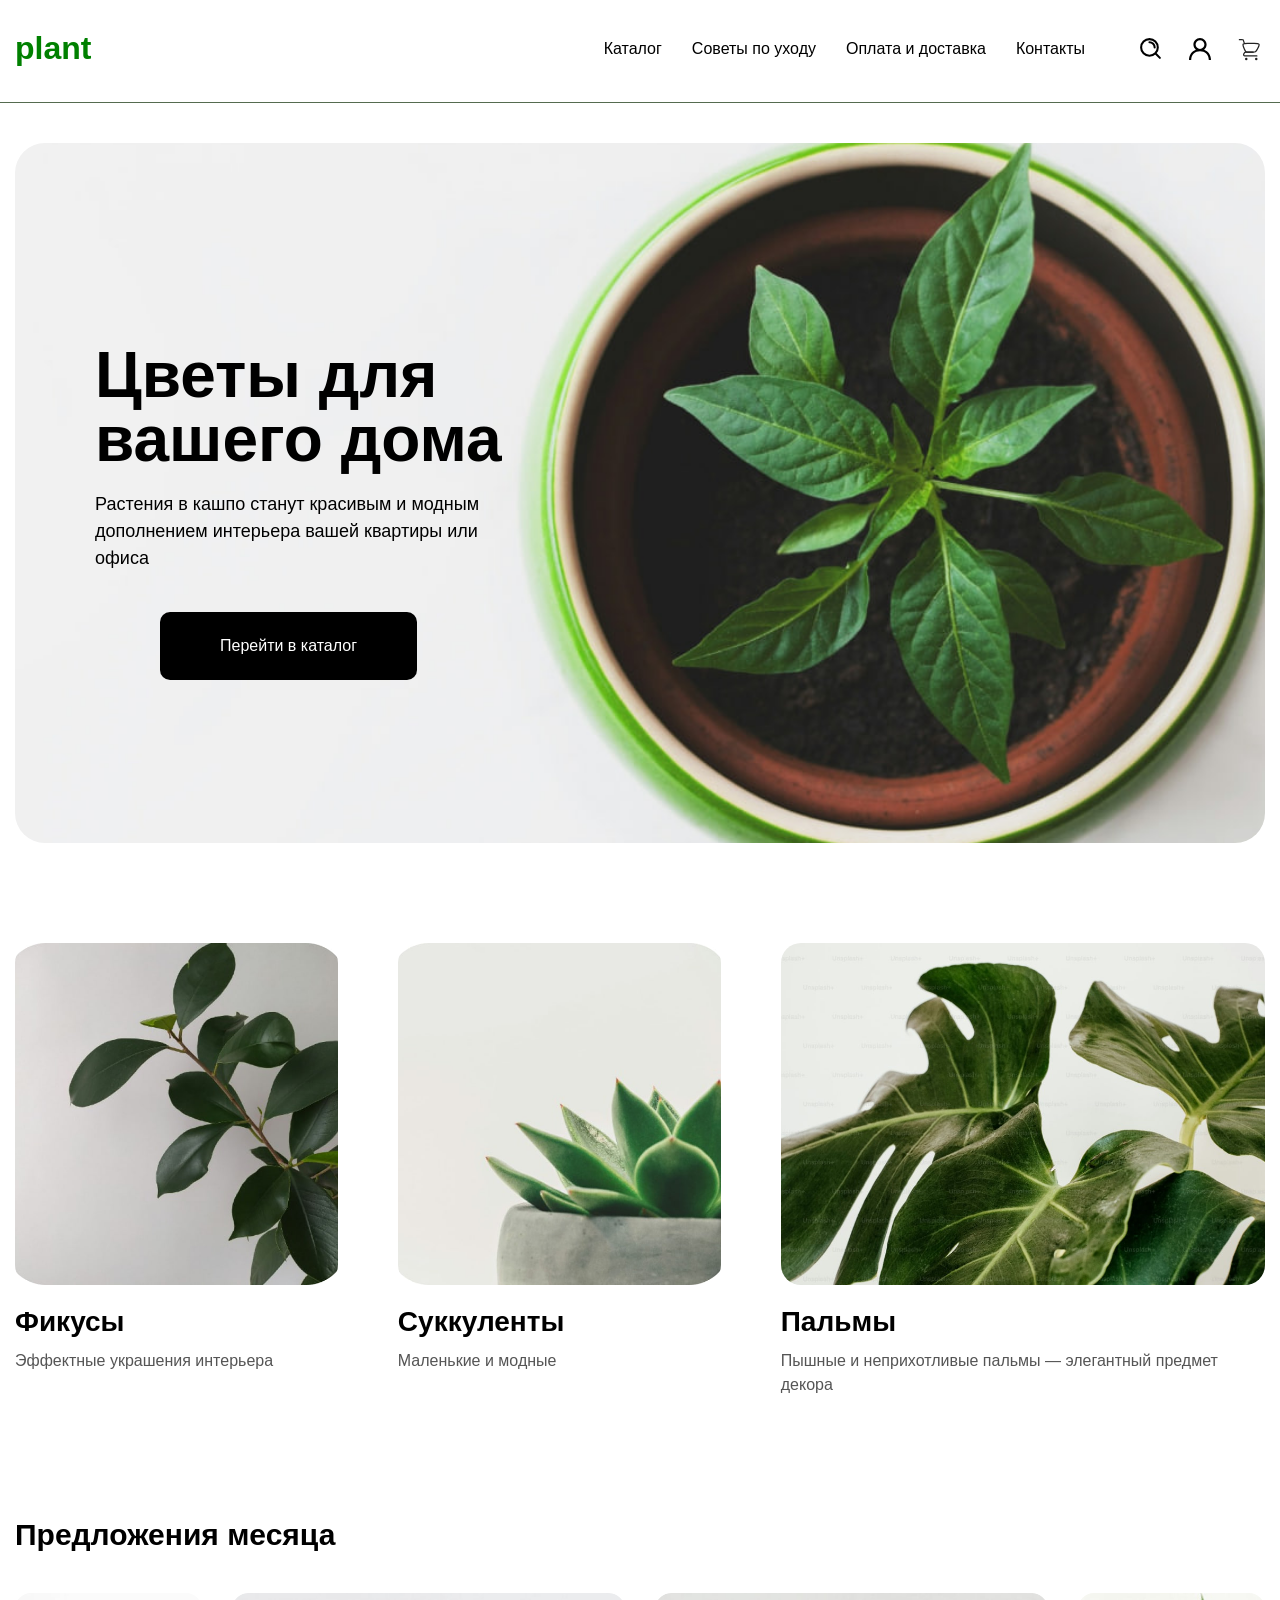
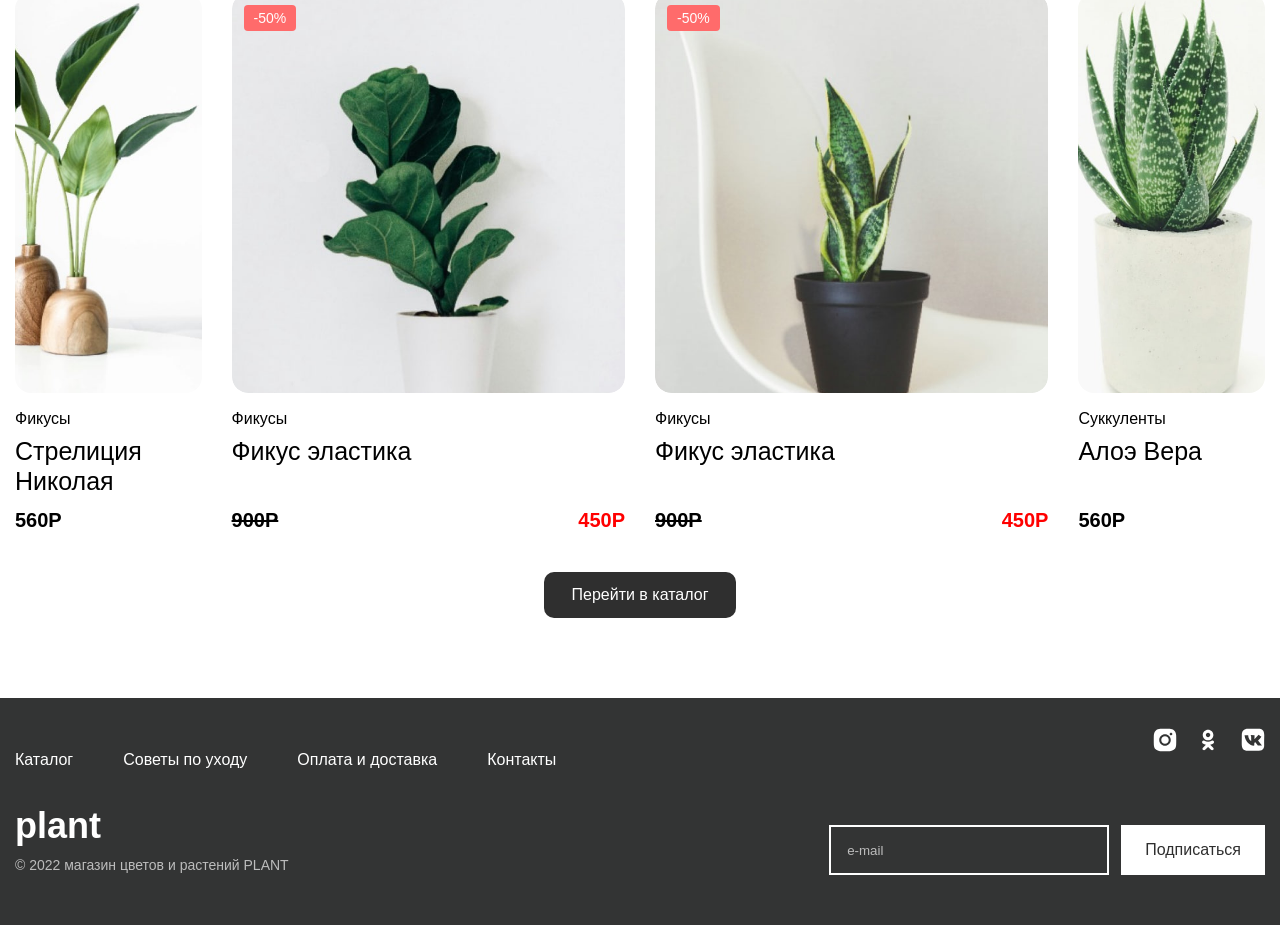
<file: code/index.html>
<!DOCTYPE html>
<html lang="ru">
<head>
    <meta charset="UTF-8">
    <meta http-equiv="X-UA-Compatible" content="IE=edge">
    <meta name="viewport" content="width=device-width, initial-scale=1.0">
    <link rel="shortcut icon" href="../images/photo_2026-03-12_09-08-04.ico" type="image/x-icon">
    <title>Plant shop</title>
    <link rel = "stylesheet" href="main.css">
</head>

<body>


    <header class = "header">
        <div class = "header-container">
            <a href="index.html" class="logo">plant</a>
            <nav class = "header-nav">
                <ul class = "header-menu">
                    <li class = "header-menu-item"><a href="catalog.html">Каталог</a></li>
                    <li class = "header-menu-item"><a href="care.html">Советы по уходу</a></li>
                    <li class = "header-menu-item"><a href="payment.html">Оплата и доставка</a></li>
                    <li class = "header-menu-item"><a href="#footer">Контакты</a></li>
                </ul>
            </nav>

            <div class = "header-actions">
                <a href="search.html" class="header-button" aria-label="Поиск">
                    <img class="header-icon search" src="../icons/search-alt-2-svgrepo-com.svg" alt="">
                </a>
                <a href="profile.html" class="header-button" aria-label="Профиль">
                    <img class="header-icon profile" src="../icons/profile-1335-svgrepo-com.svg" alt="">
                </a>
                <a href="trash.html" class="header-button" aria-label="Корзина">
                    <img class="header-icon basket" src="../icons/basket-alt-3-svgrepo-com.svg" alt="">
                </a>
            </div>
        </div>
    </header>


    <main>
        <section class="hero">
            <div class="container">
                <div class="hero-inner">
                    <img class="hero-image" src="../images/photo_2026-04-10_18-30-45.jpg" alt="Комнатные растения">
                    <div class="hero-content">
                        <h1 class="hero-title">Цветы для<br>вашего дома</h1>
                        <p class="hero-text">Растения в кашпо станут красивым и модным дополнением интерьера вашей квартиры или офиса</p>
                        <a href="catalog.html" class="hero-link">Перейти в каталог</a>
                    </div>

                </div>
            </div>
        </section>


        <section class="categories">
            <div class="container">
                <div class="categories-list">
                    <a href="catalog.html" class="category-card">
                        <img class="category-card-image" src="../images/photo_2026-04-10_18-41-56.jpg" alt="Фикусы">
                        <div class="category-card-content">
                            <h3 class="category-card-title">Фикусы</h3>
                            <p class="category-card-text">Эффектные украшения интерьера</p>
                        </div>
                    </a>

                    <a href="catalog.html" class="category-card">
                        <img class="category-card-image" src="../images/photo_2026-04-10_18-45-13.jpg" alt="Суккуленты">
                        <div class="category-card-content">
                            <h3 class="category-card-title">Суккуленты</h3>
                            <p class="category-card-text">Маленькие и модные</p>
                        </div>
                    </a>

                    <a href="catalog.html" class="category-card category-card-wide">
                        <img class="category-card-image" src="../images/photo_2026-04-10_18-47-55.jpg" alt="Пальмы">
                        <div class="category-card-content">
                            <h3 class="category-card-title">Пальмы</h3>
                            <p class="category-card-text">Пышные и неприхотливые пальмы — элегантный предмет декора</p>
                        </div>
                    </a>
                </div>
            </div>
        </section>


        <section class = "offers">
            <div class = "container">
                <h2 class = "offers-title">Предложения месяца</h2>

                <div class = "offers-list">
                    <article class = "offer-card">
                        <a href = "product.html" class = "offer-card-link">
                            <img class = "offer-card-image" src = "../images/photo_2026-04-10_18-53-67.jpg" alt = "Стрелиция николая">

                            <div class = "offer-card-content">
                                <p class ="offer-card-category">Фикусы</p>
                                <h3 class = "offer-card-title">Стрелиция Николая</h3>
                                <p class = "offer-card-price">
                                    <span class ="offer-card-current-price1">560Р</span>
                                </p>
                            </div>
                        </a>
                    </article>

                    <article class = "offer-card">
                        <a href="product-fikus-1.html" class="offer-card-link">
                            <div class = "offer-card-image-wrapper">
                                <span class = "offer-card-badge">-50%</span>
                                <img class = "offer-card-image" src = "../images/photo_2026-04-10_18-57-133.jpg" alt = "Фикус эластика">
                            </div>
                            <div class ="offer-card-content">
                                <p class ="offer-card-category1">Фикусы</p>
                                <h3 class = "offer-card-title1">Фикус эластика</h3>
                                <p class ="offer-card-price">
                                    <span class = "offer-card-old-price"><del>900Р</del></span>
                                    <span class = "offer-card-current-price">450Р</span>
                                </p>
                            </div>
                        </a>
                    </article>
                    
                    <article class ="offer-card">
                        <a href="product-fikus-2.html" class="offer-card-link">
                            <div class = "offer-card-image-wrapper">
                                <span class = "offer-card-badge">-50%</span>
                                <img class ="offer-card-image" src = "../images/photo_2026-04-10_19-00-244.jpg" alt = "Фикус эластика">
                            </div>
                            <div class ="offer-card-content">
                                <p class = "offer-card-category1">Фикусы</p>
                                <h3 class = "offer-card-title1">Фикус эластика</h3>
                                <p class ="offer-card-price">
                                    <span class ="offer-card-old-price"><del>900Р</del></span>
                                    <span class = "offer-card-current-price">450Р</span>
                                </p>
                            </div>
                        </a>
                    </article>

                    <article class = "offer-card">
                        <a href="product-aloe.html" class="offer-card-link">
                            <img class ="offer-card-image" src = "../images/image.png" alt = "Алоэ Вера">
                            <div class = "offer-card-content">
                                <p class = "offer-card-category">Суккуленты</p>
                                <h3 class ="offer-card-title">Алоэ Вера</h3>
                                <p class = "offer-card-price">
                                    <span class = "offer-card-current-price1">560Р</span>
                                </p>
                            </div>
                        </a>
                    </article>
                </div>

                <a class = "offers-link" href = "catalog.html">Перейти в каталог</a>
            </div>
        </section>

    </main>


<footer class="footer" id="footer">
    <div class="container">
        <div class="footer-top">
            <nav class="footer-nav">
                <ul class="footer-menu">
                    <li class="footer-menu-item"><a href="catalog.html">Каталог</a></li>
                    <li class="footer-menu-item"><a href="care.html">Советы по уходу</a></li>
                    <li class="footer-menu-item"><a href="payment.html">Оплата и доставка</a></li>
                    <li class="footer-menu-item"><a href="#footer">Контакты</a></li>
                </ul>
            </nav>

            <div class="footer-socials">
                <a href="#" class="footer-social-link" aria-label="Instagram">
                    <img class="footer-social-icon footer-social-icon-inst" src="../icons/instagram.svg" alt="">
                </a>
                <a href="#" class="footer-social-link" aria-label="Одноклассники">
                    <img class="footer-social-icon footer-social-icon-ok" src="../icons/odnoklassniki.svg" alt="">
                </a>
                <a href="#" class="footer-social-link" aria-label="VK">
                    <img class="footer-social-icon footer-social-icon-vk" src="../icons/vk.svg" alt="">
                </a>
            </div>
        </div>

        <div class="footer-bottom">
            <div class="footer-info">
                <a href="index.html" class="footer-logo">plant</a>
                <p class="footer-copy">© 2022 магазин цветов и растений PLANT</p>
            </div>

            <form class="footer-form">
                <label class="footer-label" for="email">E-mail</label>
                <input class="footer-input" id="email" type="email" placeholder="e-mail">
                <button class="footer-button" type="submit">Подписаться</button>
            </form>
        </div>
    </div>
</footer>

</body>
</html>
</file>
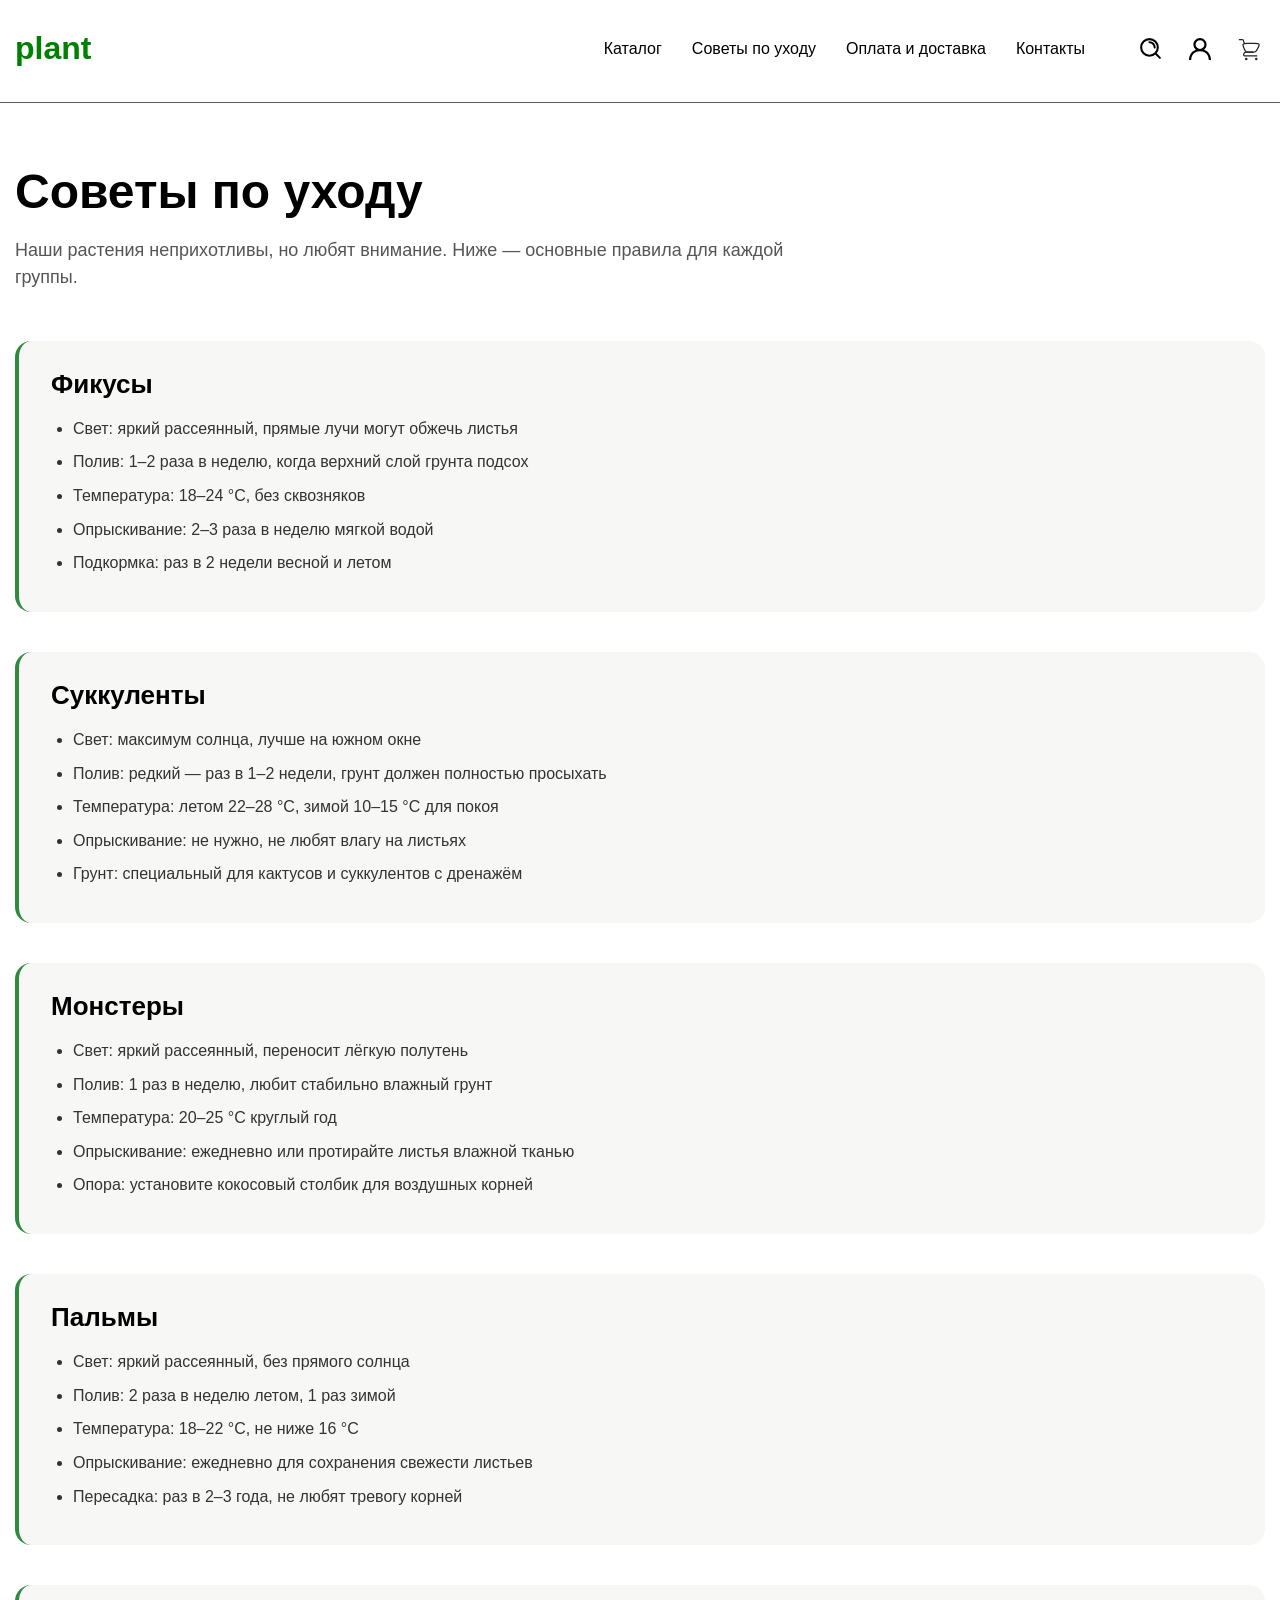
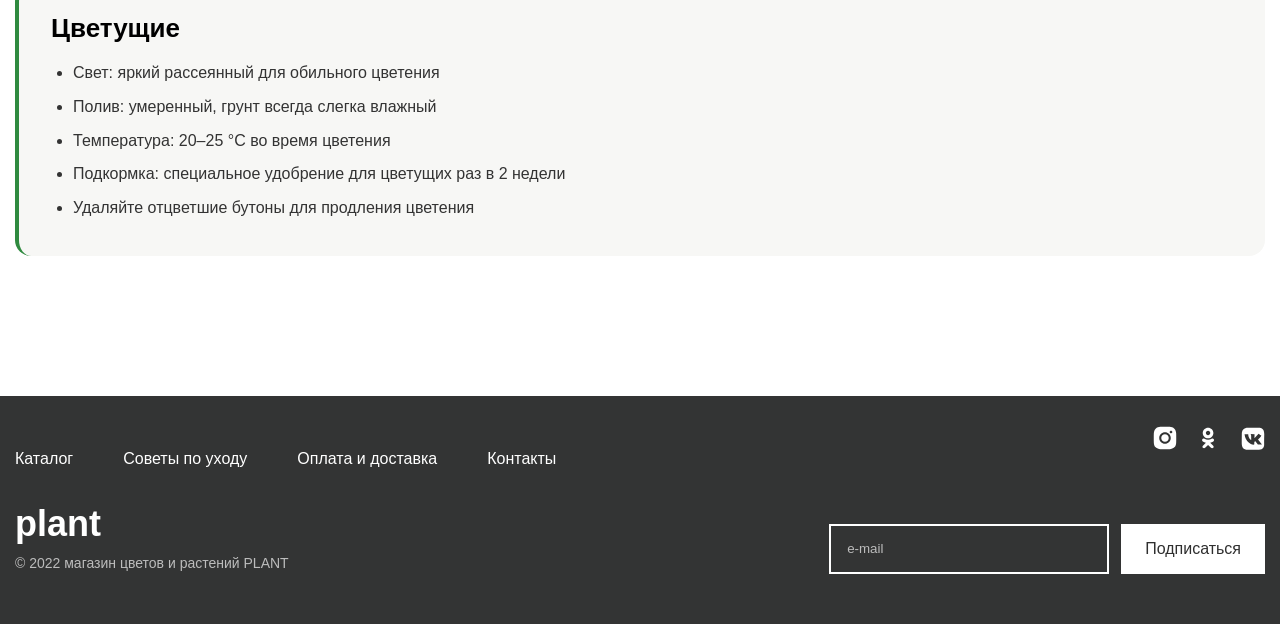
<file: code/care.html>
<!DOCTYPE html>
<html lang="ru">
<head>
    <meta charset="UTF-8">
    <meta http-equiv="X-UA-Compatible" content="IE=edge">
    <meta name="viewport" content="width=device-width, initial-scale=1.0">
    <link rel="shortcut icon" href="../images/photo_2026-03-12_09-08-04.ico" type="image/x-icon">
    <title>Советы по уходу — PLANT</title>
    <link rel="stylesheet" href="main.css">
</head>

<body>

    <header class="header">
        <div class="header-container">
            <a href="index.html" class="logo">plant</a>
            <nav class="header-nav">
                <ul class="header-menu">
                    <li class="header-menu-item"><a href="catalog.html">Каталог</a></li>
                    <li class="header-menu-item"><a href="care.html">Советы по уходу</a></li>
                    <li class="header-menu-item"><a href="payment.html">Оплата и доставка</a></li>
                    <li class="header-menu-item"><a href="#footer">Контакты</a></li>
                </ul>
            </nav>

            <div class="header-actions">
                <a href="search.html" class="header-button" aria-label="Поиск">
                    <img class="header-icon search" src="../icons/search-alt-2-svgrepo-com.svg" alt="">
                </a>
                <a href="profile.html" class="header-button" aria-label="Профиль">
                    <img class="header-icon profile" src="../icons/profile-1335-svgrepo-com.svg" alt="">
                </a>
                <a href="trash.html" class="header-button" aria-label="Корзина">
                    <img class="header-icon basket" src="../icons/basket-alt-3-svgrepo-com.svg" alt="">
                </a>
            </div>
        </div>
    </header>


    <main class="info-page">
        <div class="container">
            <h1 class="info-title">Советы по уходу</h1>
            <p class="info-intro">Наши растения неприхотливы, но любят внимание. Ниже — основные правила для каждой группы.</p>

            <section class="info-section">
                <h2 class="info-section-title">Фикусы</h2>
                <ul class="info-list">
                    <li class="info-list-item">Свет: яркий рассеянный, прямые лучи могут обжечь листья</li>
                    <li class="info-list-item">Полив: 1–2 раза в неделю, когда верхний слой грунта подсох</li>
                    <li class="info-list-item">Температура: 18–24 °C, без сквозняков</li>
                    <li class="info-list-item">Опрыскивание: 2–3 раза в неделю мягкой водой</li>
                    <li class="info-list-item">Подкормка: раз в 2 недели весной и летом</li>
                </ul>
            </section>

            <section class="info-section">
                <h2 class="info-section-title">Суккуленты</h2>
                <ul class="info-list">
                    <li class="info-list-item">Свет: максимум солнца, лучше на южном окне</li>
                    <li class="info-list-item">Полив: редкий — раз в 1–2 недели, грунт должен полностью просыхать</li>
                    <li class="info-list-item">Температура: летом 22–28 °C, зимой 10–15 °C для покоя</li>
                    <li class="info-list-item">Опрыскивание: не нужно, не любят влагу на листьях</li>
                    <li class="info-list-item">Грунт: специальный для кактусов и суккулентов с дренажём</li>
                </ul>
            </section>

            <section class="info-section">
                <h2 class="info-section-title">Монстеры</h2>
                <ul class="info-list">
                    <li class="info-list-item">Свет: яркий рассеянный, переносит лёгкую полутень</li>
                    <li class="info-list-item">Полив: 1 раз в неделю, любит стабильно влажный грунт</li>
                    <li class="info-list-item">Температура: 20–25 °C круглый год</li>
                    <li class="info-list-item">Опрыскивание: ежедневно или протирайте листья влажной тканью</li>
                    <li class="info-list-item">Опора: установите кокосовый столбик для воздушных корней</li>
                </ul>
            </section>

            <section class="info-section">
                <h2 class="info-section-title">Пальмы</h2>
                <ul class="info-list">
                    <li class="info-list-item">Свет: яркий рассеянный, без прямого солнца</li>
                    <li class="info-list-item">Полив: 2 раза в неделю летом, 1 раз зимой</li>
                    <li class="info-list-item">Температура: 18–22 °C, не ниже 16 °C</li>
                    <li class="info-list-item">Опрыскивание: ежедневно для сохранения свежести листьев</li>
                    <li class="info-list-item">Пересадка: раз в 2–3 года, не любят тревогу корней</li>
                </ul>
            </section>

            <section class="info-section">
                <h2 class="info-section-title">Цветущие</h2>
                <ul class="info-list">
                    <li class="info-list-item">Свет: яркий рассеянный для обильного цветения</li>
                    <li class="info-list-item">Полив: умеренный, грунт всегда слегка влажный</li>
                    <li class="info-list-item">Температура: 20–25 °C во время цветения</li>
                    <li class="info-list-item">Подкормка: специальное удобрение для цветущих раз в 2 недели</li>
                    <li class="info-list-item">Удаляйте отцветшие бутоны для продления цветения</li>
                </ul>
            </section>
        </div>
    </main>


<footer class="footer" id="footer">
    <div class="container">
        <div class="footer-top">
            <nav class="footer-nav">
                <ul class="footer-menu">
                    <li class="footer-menu-item"><a href="catalog.html">Каталог</a></li>
                    <li class="footer-menu-item"><a href="care.html">Советы по уходу</a></li>
                    <li class="footer-menu-item"><a href="payment.html">Оплата и доставка</a></li>
                    <li class="footer-menu-item"><a href="#footer">Контакты</a></li>
                </ul>
            </nav>

            <div class="footer-socials">
                <a href="#" class="footer-social-link" aria-label="Instagram">
                    <img class="footer-social-icon footer-social-icon-inst" src="../icons/instagram.svg" alt="">
                </a>
                <a href="#" class="footer-social-link" aria-label="Одноклассники">
                    <img class="footer-social-icon footer-social-icon-ok" src="../icons/odnoklassniki.svg" alt="">
                </a>
                <a href="#" class="footer-social-link" aria-label="VK">
                    <img class="footer-social-icon footer-social-icon-vk" src="../icons/vk.svg" alt="">
                </a>
            </div>
        </div>

        <div class="footer-bottom">
            <div class="footer-info">
                <a href="index.html" class="footer-logo">plant</a>
                <p class="footer-copy">© 2022 магазин цветов и растений PLANT</p>
            </div>

            <form class="footer-form">
                <label class="footer-label" for="email">E-mail</label>
                <input class="footer-input" id="email" type="email" placeholder="e-mail">
                <button class="footer-button" type="submit">Подписаться</button>
            </form>
        </div>
    </div>
</footer>

</body>
</html>
</file>
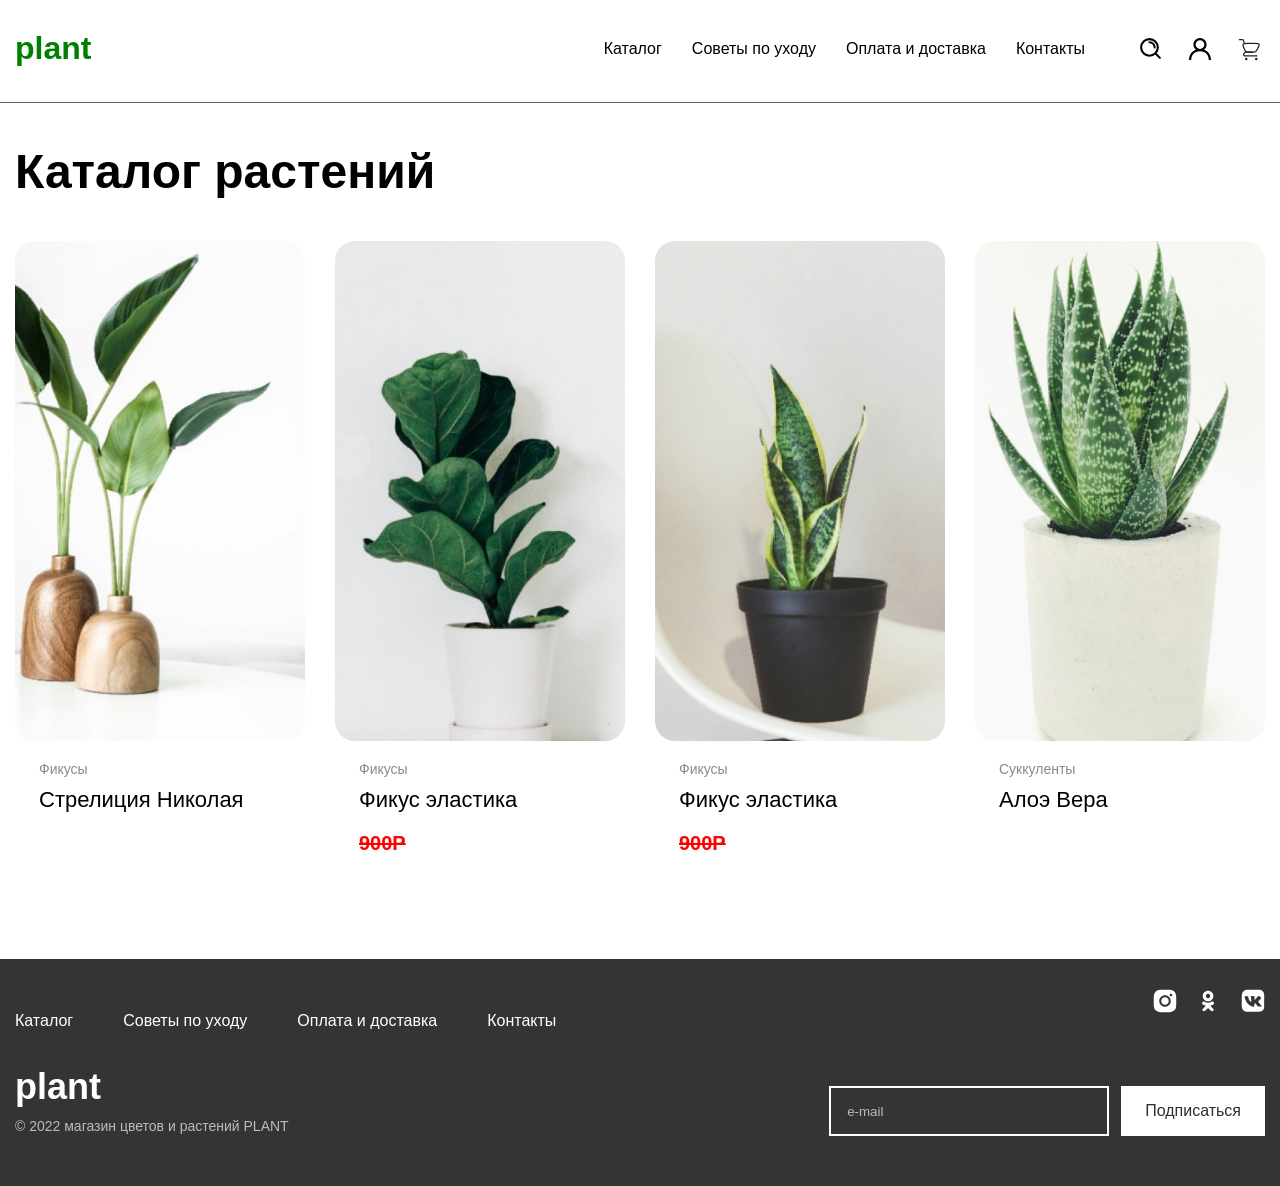
<file: code/catalog.html>
<!DOCTYPE html>
<html lang="ru">
<head>
    <meta charset="UTF-8">
    <meta http-equiv="X-UA-Compatible" content="IE=edge">
    <meta name="viewport" content="width=device-width, initial-scale=1.0">
    <link rel="shortcut icon" href="../images/photo_2026-03-12_09-08-04.ico" type="image/x-icon">
    <title>plant-shop-basket
    </title>
    <link rel = "stylesheet" href="main.css">
</head>

<body>
    <header class = "header">
        <div class = "header-container">
            <a href="index.html" class="logo">plant</a>
            <nav class = "header-nav">
                <ul class = "header-menu">
                    <li class = "header-menu-item"><a href="catalog.html">Каталог</a></li>
                    <li class = "header-menu-item"><a href="care.html">Советы по уходу</a></li>
                    <li class = "header-menu-item"><a href="payment.html">Оплата и доставка</a></li>
                    <li class = "header-menu-item"><a href="#footer">Контакты</a></li>
                </ul>
            </nav>

            <div class = "header-actions">
                <a href="search.html" class="header-button" aria-label="Поиск">
                    <img class="header-icon search" src="../icons/search-alt-2-svgrepo-com.svg" alt="">
                </a>
                <a href="profile.html" class="header-button" aria-label="Профиль">
                    <img class="header-icon profile" src="../icons/profile-1335-svgrepo-com.svg" alt="">
                </a>
                <a href="trash.html" class="header-button" aria-label="Корзина">
                    <img class="header-icon basket" src="../icons/basket-alt-3-svgrepo-com.svg" alt="">
                </a>
            </div>
        </div>
    </header>


    <main class = "catalog-page">
        <section class = "offers-catalog">
            <div class = "container">

                <h1 class = "catalog-title">Каталог растений</h1>

                <div class = "list-catalog">
                    <article class = "catalog-cards">
                        <a href="product.html" class = "catalog-card-link">
                            <img class = "catalog-card-image" src = "../images/photo_2026-04-10_18-53-67.jpg" alt = "Стрелиция николая">

                            <div class = "catalog-card-content">
                                <p class = "catalog-card-category">Фикусы</p>
                                <h3 class = "catalog-card-title">Стрелиция Николая</h3>
                                <p class = "catalog-card-price">
                                    <span class = "current-price-catalog1">560Р</span>
                                </p>
                            </div>
                        </a>
                    </article>

                    <article class = "catalog-cards">
                        <a href="product-fikus-1.html" class="catalog-card-link">
                            <img class = "catalog-card-image" src = "../images/photo_2026-04-10_18-57-133.jpg" alt = "Фикус эластика">

                            <div class = "catalog-card-content">
                                <p class = "catalog-card-category">Фикусы</p>
                                <h3 class = "catalog-card-title">Фикус эластика</h3>
                                <p class="catalog-card-price">
                                    <span class = "old-price-catalog"><del>900P</del></span>
                                    <span class = "current-price-catalog">450P</span>
                                </p>
                            </div>
                        </a>

                    </article>

                    <article class = "catalog-cards">
                        <a href="product-fikus-2.html" class = "catalog-card-link">
                            <img class = "catalog-card-image" src = "../images/photo_2026-04-10_19-00-244.jpg" alt ="Фикус эластика">
                            
                            <div class = "catalog-card-content">
                                <p class = "catalog-card-category">Фикусы</p>
                                <h3 class = "catalog-card-title">Фикус эластика</h3>
                                <p class = "catalog-card-price">
                                    <span class = "old-price-catalog"><del>900Р</del></span>
                                    <span class = "current-price-catalog">450Р</span>
                                </p>
                            </div>
                        </a>
                    </article>

                    <article class = "catalog-cards">
                        <a href="product-aloe.html" class = "catalog-card-link">
                            <img class = "catalog-card-image" src = "../images/image.png" alt="Алоэ Вера">

                            <div class="catalog-card-contnet">
                                <p class = "catalog-card-category">Суккуленты</p>
                                <h3 class = "catalog-card-title">Алоэ Вера</h3>
                                <p class="catalog-card-price">
                                    <span class="current-price-catalog1">560P</span>
                                </p>
                            </div>
                        </a>

                    </article>

                </div>

            </div>
        </section>

    </main>


    <footer class="footer" id="footer">
        <div class="container">
            <div class="footer-top">
                <nav class="footer-nav">
                    <ul class="footer-menu">
                        <li class="footer-menu-item"><a href="catalog.html">Каталог</a></li>
                        <li class="footer-menu-item"><a href="care.html">Советы по уходу</a></li>
                        <li class="footer-menu-item"><a href="payment.html">Оплата и доставка</a></li>
                        <li class="footer-menu-item"><a href="#footer">Контакты</a></li>
                    </ul>
                </nav>

                <div class="footer-socials">
                    <a href="#" class="footer-social-link" aria-label="Instagram">
                        <img class="footer-social-icon footer-social-icon-inst" src="../icons/instagram.svg" alt="">
                    </a>
                    <a href="#" class="footer-social-link" aria-label="Одноклассники">
                        <img class="footer-social-icon footer-social-icon-ok" src="../icons/odnoklassniki.svg" alt="">
                    </a>
                    <a href="#" class="footer-social-link" aria-label="VK">
                        <img class="footer-social-icon footer-social-icon-vk" src="../icons/vk.svg" alt="">
                    </a>
                </div>
            </div>

            <div class="footer-bottom">
                <div class="footer-info">
                    <a href="index.html" class="footer-logo">plant</a>
                    <p class="footer-copy">© 2022 магазин цветов и растений PLANT</p>
                </div>

                <form class="footer-form">
                    <label class="footer-label" for="email">E-mail</label>
                    <input class="footer-input" id="email" type="email" placeholder="e-mail">
                    <button class="footer-button" type="submit">Подписаться</button>
                </form>
            </div>
        </div>
    </footer>

</body>
</html>
</file>
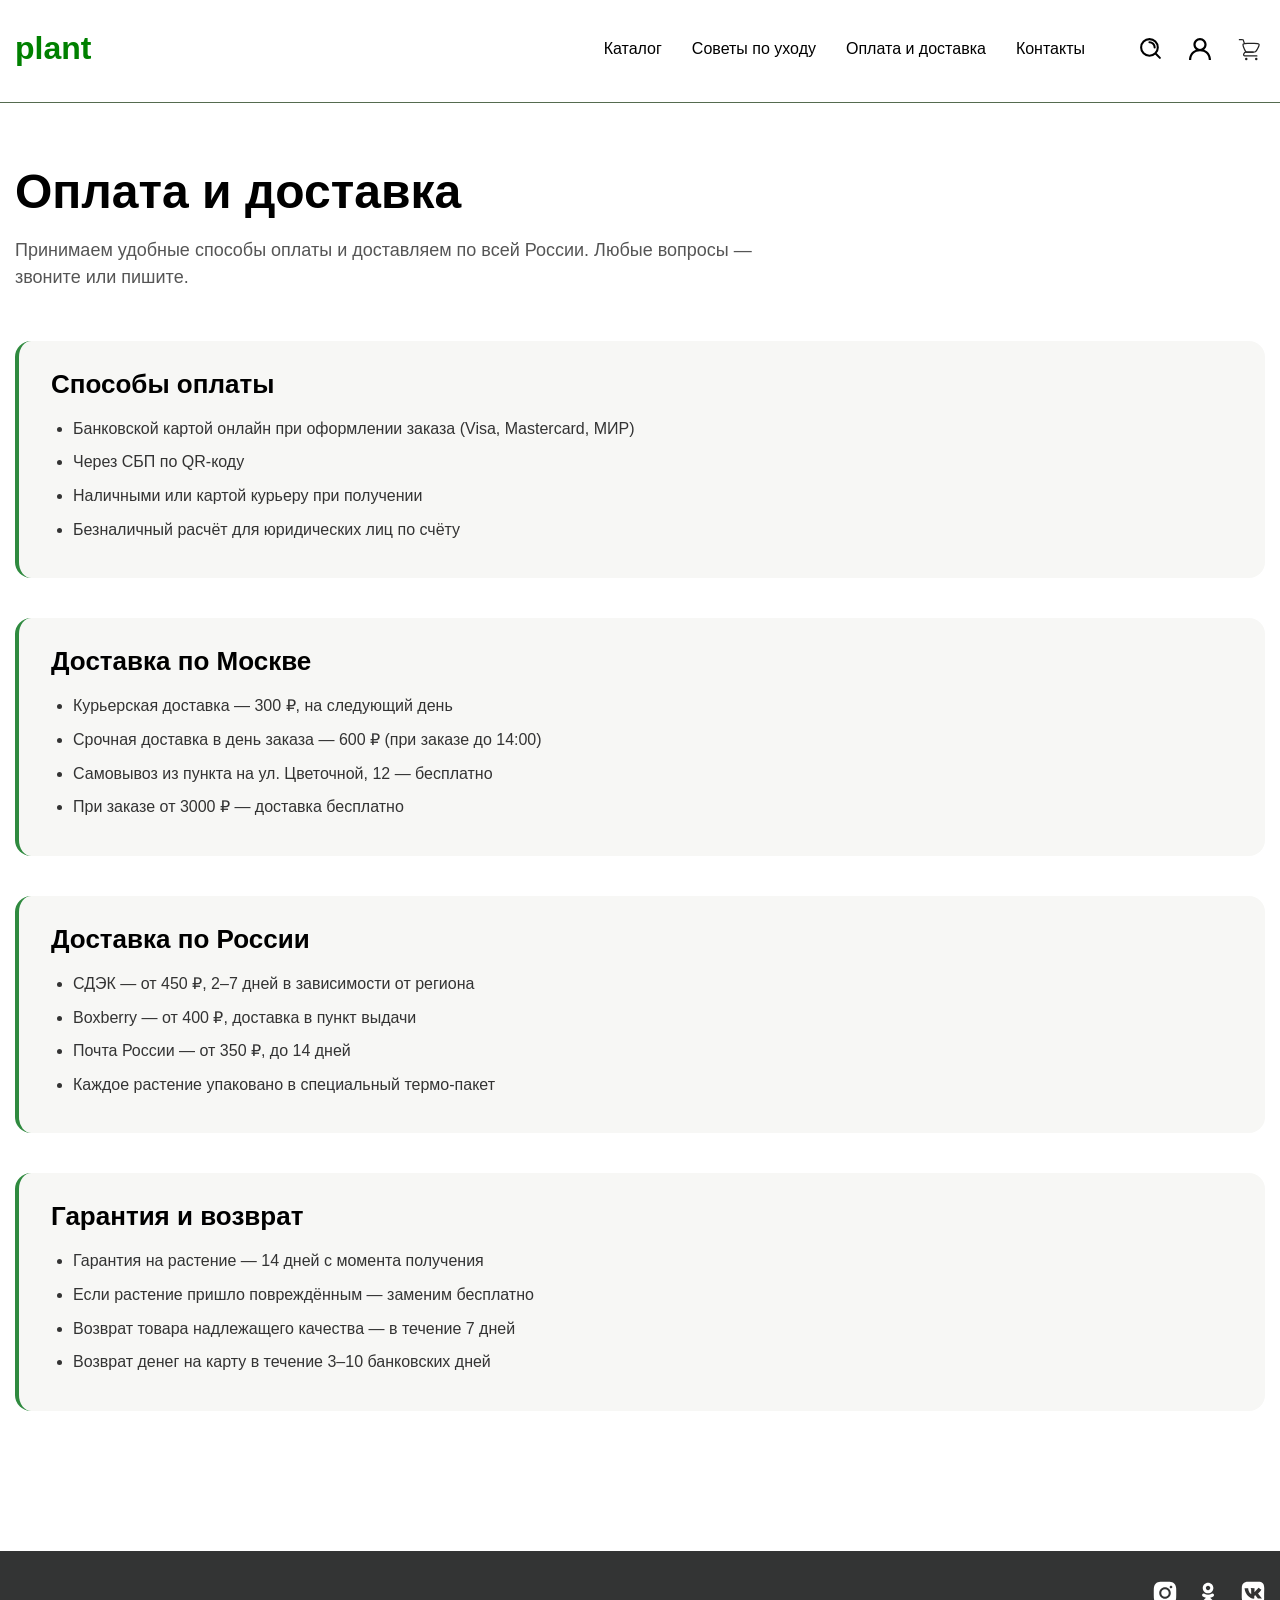
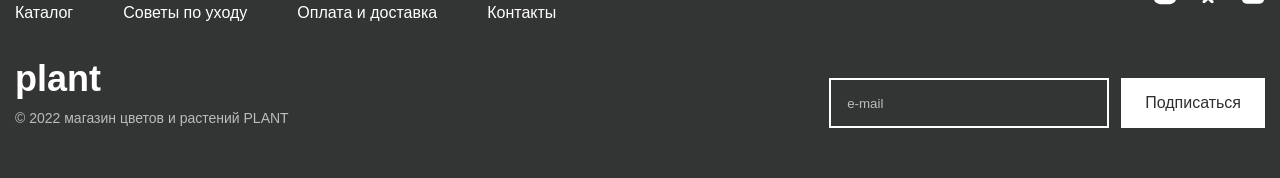
<file: code/payment.html>
<!DOCTYPE html>
<html lang="ru">
<head>
    <meta charset="UTF-8">
    <meta http-equiv="X-UA-Compatible" content="IE=edge">
    <meta name="viewport" content="width=device-width, initial-scale=1.0">
    <link rel="shortcut icon" href="../images/photo_2026-03-12_09-08-04.ico" type="image/x-icon">
    <title>Оплата и доставка — PLANT</title>
    <link rel="stylesheet" href="main.css">
</head>

<body>

    <header class="header">
        <div class="header-container">
            <a href="index.html" class="logo">plant</a>
            <nav class="header-nav">
                <ul class="header-menu">
                    <li class="header-menu-item"><a href="catalog.html">Каталог</a></li>
                    <li class="header-menu-item"><a href="care.html">Советы по уходу</a></li>
                    <li class="header-menu-item"><a href="payment.html">Оплата и доставка</a></li>
                    <li class="header-menu-item"><a href="#footer">Контакты</a></li>
                </ul>
            </nav>

            <div class="header-actions">
                <a href="search.html" class="header-button" aria-label="Поиск">
                    <img class="header-icon search" src="../icons/search-alt-2-svgrepo-com.svg" alt="">
                </a>
                <a href="profile.html" class="header-button" aria-label="Профиль">
                    <img class="header-icon profile" src="../icons/profile-1335-svgrepo-com.svg" alt="">
                </a>
                <a href="trash.html" class="header-button" aria-label="Корзина">
                    <img class="header-icon basket" src="../icons/basket-alt-3-svgrepo-com.svg" alt="">
                </a>
            </div>
        </div>
    </header>


    <main class="info-page">
        <div class="container">
            <h1 class="info-title">Оплата и доставка</h1>
            <p class="info-intro">Принимаем удобные способы оплаты и доставляем по всей России. Любые вопросы — звоните или пишите.</p>

            <section class="info-section">
                <h2 class="info-section-title">Способы оплаты</h2>
                <ul class="info-list">
                    <li class="info-list-item">Банковской картой онлайн при оформлении заказа (Visa, Mastercard, МИР)</li>
                    <li class="info-list-item">Через СБП по QR-коду</li>
                    <li class="info-list-item">Наличными или картой курьеру при получении</li>
                    <li class="info-list-item">Безналичный расчёт для юридических лиц по счёту</li>
                </ul>
            </section>

            <section class="info-section">
                <h2 class="info-section-title">Доставка по Москве</h2>
                <ul class="info-list">
                    <li class="info-list-item">Курьерская доставка — 300 ₽, на следующий день</li>
                    <li class="info-list-item">Срочная доставка в день заказа — 600 ₽ (при заказе до 14:00)</li>
                    <li class="info-list-item">Самовывоз из пункта на ул. Цветочной, 12 — бесплатно</li>
                    <li class="info-list-item">При заказе от 3000 ₽ — доставка бесплатно</li>
                </ul>
            </section>

            <section class="info-section">
                <h2 class="info-section-title">Доставка по России</h2>
                <ul class="info-list">
                    <li class="info-list-item">СДЭК — от 450 ₽, 2–7 дней в зависимости от региона</li>
                    <li class="info-list-item">Boxberry — от 400 ₽, доставка в пункт выдачи</li>
                    <li class="info-list-item">Почта России — от 350 ₽, до 14 дней</li>
                    <li class="info-list-item">Каждое растение упаковано в специальный термо-пакет</li>
                </ul>
            </section>

            <section class="info-section">
                <h2 class="info-section-title">Гарантия и возврат</h2>
                <ul class="info-list">
                    <li class="info-list-item">Гарантия на растение — 14 дней с момента получения</li>
                    <li class="info-list-item">Если растение пришло повреждённым — заменим бесплатно</li>
                    <li class="info-list-item">Возврат товара надлежащего качества — в течение 7 дней</li>
                    <li class="info-list-item">Возврат денег на карту в течение 3–10 банковских дней</li>
                </ul>
            </section>
        </div>
    </main>


<footer class="footer" id="footer">
    <div class="container">
        <div class="footer-top">
            <nav class="footer-nav">
                <ul class="footer-menu">
                    <li class="footer-menu-item"><a href="catalog.html">Каталог</a></li>
                    <li class="footer-menu-item"><a href="care.html">Советы по уходу</a></li>
                    <li class="footer-menu-item"><a href="payment.html">Оплата и доставка</a></li>
                    <li class="footer-menu-item"><a href="#footer">Контакты</a></li>
                </ul>
            </nav>

            <div class="footer-socials">
                <a href="#" class="footer-social-link" aria-label="Instagram">
                    <img class="footer-social-icon footer-social-icon-inst" src="../icons/instagram.svg" alt="">
                </a>
                <a href="#" class="footer-social-link" aria-label="Одноклассники">
                    <img class="footer-social-icon footer-social-icon-ok" src="../icons/odnoklassniki.svg" alt="">
                </a>
                <a href="#" class="footer-social-link" aria-label="VK">
                    <img class="footer-social-icon footer-social-icon-vk" src="../icons/vk.svg" alt="">
                </a>
            </div>
        </div>

        <div class="footer-bottom">
            <div class="footer-info">
                <a href="index.html" class="footer-logo">plant</a>
                <p class="footer-copy">© 2022 магазин цветов и растений PLANT</p>
            </div>

            <form class="footer-form">
                <label class="footer-label" for="email">E-mail</label>
                <input class="footer-input" id="email" type="email" placeholder="e-mail">
                <button class="footer-button" type="submit">Подписаться</button>
            </form>
        </div>
    </div>
</footer>

</body>
</html>
</file>
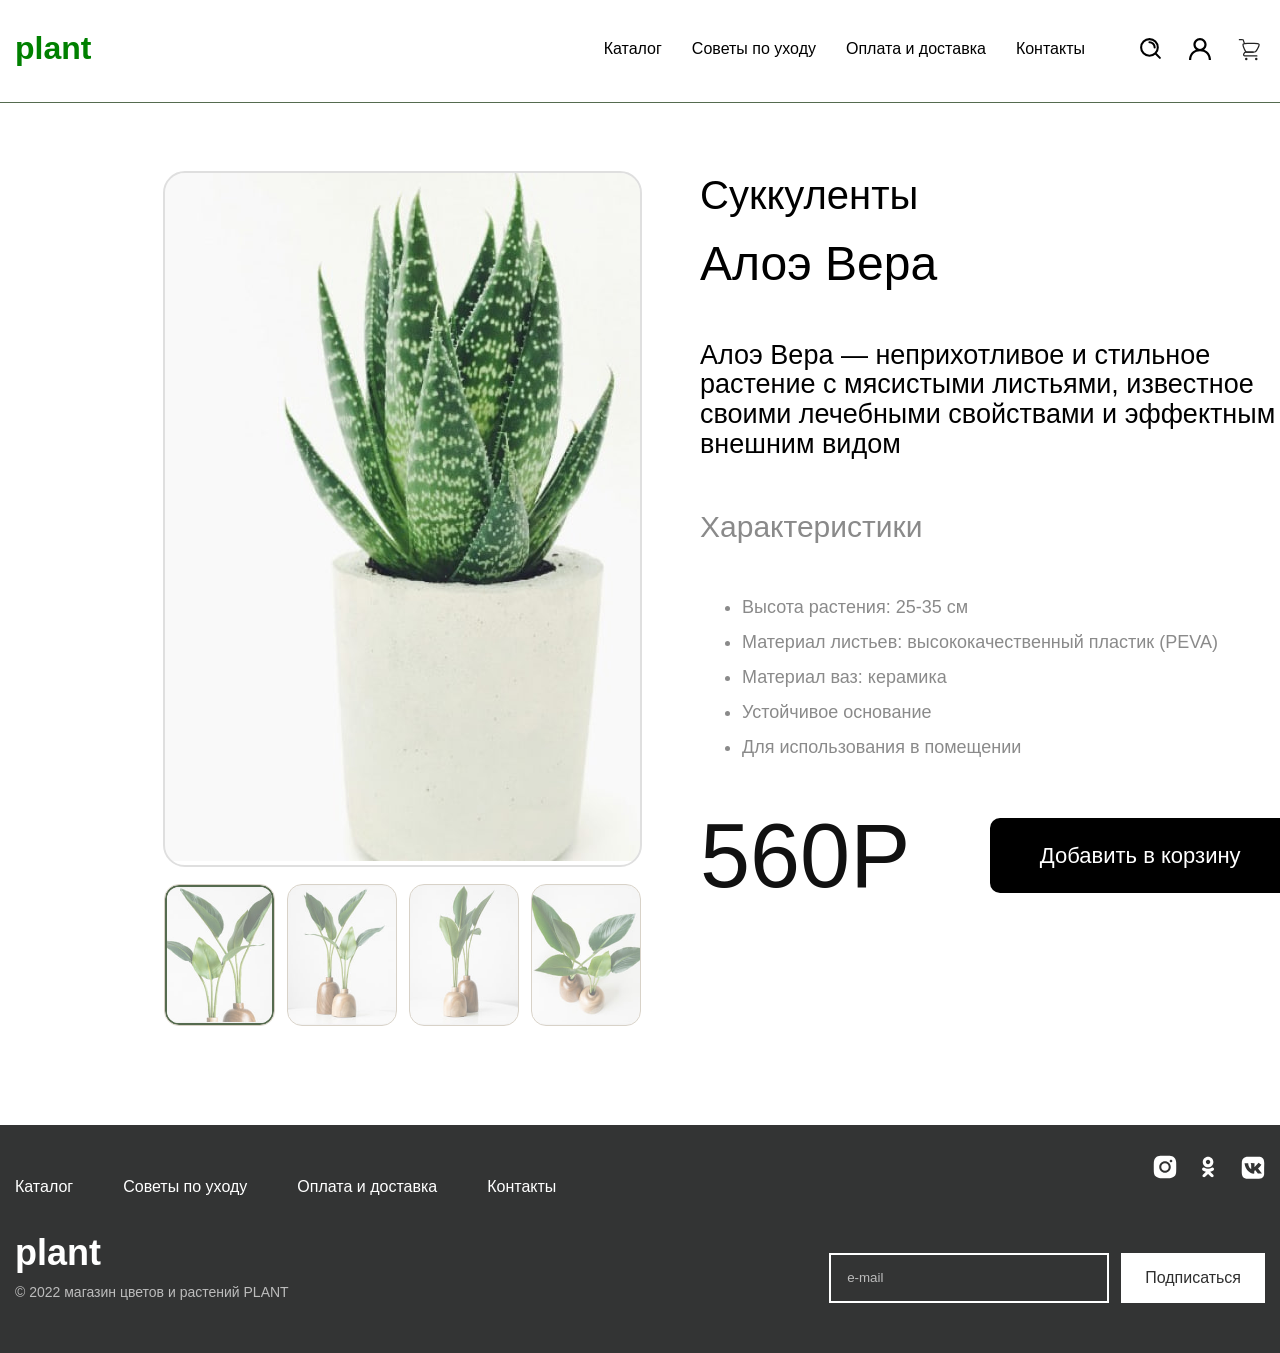
<file: code/product-aloe.html>
<!DOCTYPE html>
<html lang="ru">
<head>
    <meta charset="UTF-8">
    <meta http-equiv="X-UA-Compatible" content="IE=edge">
    <meta name="viewport" content="width=device-width, initial-scale=1.0">
    <link rel="shortcut icon" href="../images/photo_2026-03-12_09-08-04.ico" type="image/x-icon">
    <title>Plant_shop_product
    </title>
    <link rel = "stylesheet" href="main.css">
</head>

<body>

    <header class = "header">
        <div class = "header-container">
            <a href="index.html" class="logo">plant</a>
            <nav class = "header-nav">
                <ul class = "header-menu">
                    <li class = "header-menu-item"><a href="catalog.html">Каталог</a></li>
                    <li class = "header-menu-item"><a href="care.html">Советы по уходу</a></li>
                    <li class = "header-menu-item"><a href="payment.html">Оплата и доставка</a></li>
                    <li class = "header-menu-item"><a href="#footer">Контакты</a></li>
                </ul>
            </nav>

            <div class = "header-actions">
                <a href="search.html" class="header-button" aria-label="Поиск">
                    <img class = "header-icon search" src = "../icons/search-alt-2-svgrepo-com.svg" alt ="">
                </a>
                <a href="profile.html" class="header-button" aria-label="Профиль">
                    <img class="header-icon profile" src="../icons/profile-1335-svgrepo-com.svg" alt="">
                </a>
                <a href="trash.html" class="header-button" aria-label="Корзина">
                    <img class="header-icon basket" src="../icons/basket-alt-3-svgrepo-com.svg" alt="">
                </a>
            </div>
        </div>
    </header>


    <main class = "product-page">
        <section class = "product">
            <div class = "container">
                <div class = "product-layout">
                    <div class = "product-gallery">
                        <div class = "product-main-image-wrapper">
                            <img class = "product-main-image" src="../images/image.png" alt = "Алоэ Вера">
                        </div>

                        <div class="product-thumbnails">
                            <button type="button" class="product-thumbnail is-active">
                                <img class="product-thumbnail-content" src="../images/photo_2026-04-24_21-32-111111.jpg" alt="">
                            </button>
                            <button type="button" class="product-thumbnail">
                                <img class="product-thumbnail-content" src="../images/photo_2026-04-24_21-30-44222222.jpg" alt="">
                            </button>
                            <button type="button" class="product-thumbnail">
                                <img class="product-thumbnail-content" src="../images/photo_2026-04-24_21-31-3333.jpg" alt="">
                            </button>
                            <button type="button" class="product-thumbnail">
                                <img class="product-thumbnail-content" src="../images/photo_2026-04-24_21-32-444.jpg" alt="">
                            </button>
                        </div>
                    </div>

                    <div class = "product-info">
                        <div class = "product-info-top">
                            <p class ="product-category">Суккуленты</p>
                            <h3 class = "product-title">Алоэ Вера</h3>
                            <p class = "product-description">Алоэ Вера — неприхотливое и стильное растение с мясистыми листьями, известное своими лечебными свойствами и эффектным внешним видом</p>
                        </div>

                        <div class = "product-info-bottom">
                            <div class = "product-features">
                                <h2 class = "product-features-title">Характеристики</h2>
                                <ul class = "product-features-list">
                                    <li class = "product-features-item">Высота растения: 25-35 см</li>
                                    <li class = "product-features-item">Материал листьев: высококачественный пластик (PEVA)</li>
                                    <li class = "product-features-item">Материал ваз: керамика</li>
                                    <li class = "product-features-item">Устойчивое основание</li>
                                    <li class = "product-features-item">Для использования в помещении</li>
                                </ul>
                            </div>

                            <div class = "product-buy">
                                <p class = "product-price">560P</p>
                                <button type = "button" class = "product-button">Добавить в корзину</button>
                            </div>

                        </div>

                    </div>
        </section>

    </main>


<footer class="footer" id="footer">
    <div class="container">
        <div class="footer-top">
            <nav class="footer-nav">
                <ul class="footer-menu">
                    <li class="footer-menu-item"><a href="catalog.html">Каталог</a></li>
                    <li class="footer-menu-item"><a href="care.html">Советы по уходу</a></li>
                    <li class="footer-menu-item"><a href="payment.html">Оплата и доставка</a></li>
                    <li class="footer-menu-item"><a href="#footer">Контакты</a></li>
                </ul>
            </nav>

            <div class="footer-socials">
                <a href="#" class="footer-social-link" aria-label="Instagram">
                    <img class="footer-social-icon footer-social-icon-inst" src="../icons/instagram.svg" alt="">
                </a>
                <a href="#" class="footer-social-link" aria-label="Одноклассники">
                    <img class="footer-social-icon footer-social-icon-ok" src="../icons/odnoklassniki.svg" alt="">
                </a>
                <a href="#" class="footer-social-link" aria-label="VK">
                    <img class="footer-social-icon footer-social-icon-vk" src="../icons/vk.svg" alt="">
                </a>
            </div>
        </div>

        <div class="footer-bottom">
            <div class="footer-info">
                <a href="index.html" class="footer-logo">plant</a>
                <p class="footer-copy">© 2022 магазин цветов и растений PLANT</p>
            </div>

            <form class="footer-form">
                <label class="footer-label" for="email">E-mail</label>
                <input class="footer-input" id="email" type="email" placeholder="e-mail">
                <button class="footer-button" type="submit">Подписаться</button>
            </form>
        </div>
    </div>
</footer>

</body>
</html>
</file>
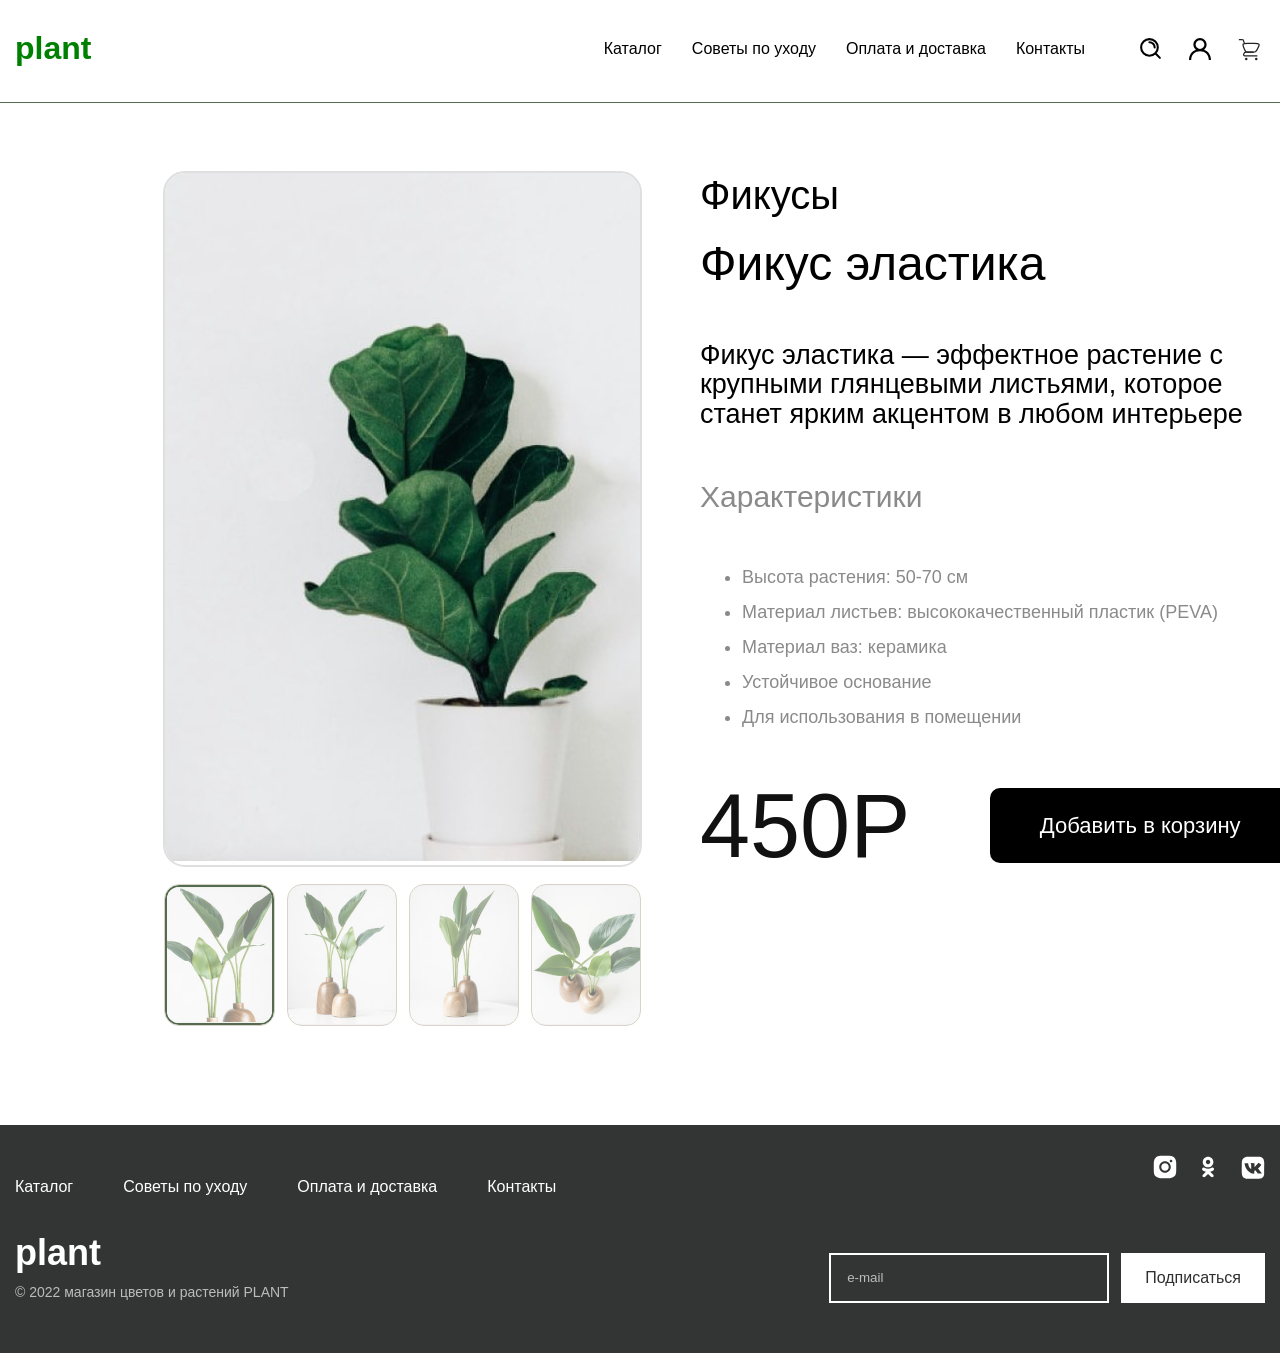
<file: code/product-fikus-1.html>
<!DOCTYPE html>
<html lang="ru">
<head>
    <meta charset="UTF-8">
    <meta http-equiv="X-UA-Compatible" content="IE=edge">
    <meta name="viewport" content="width=device-width, initial-scale=1.0">
    <link rel="shortcut icon" href="../images/photo_2026-03-12_09-08-04.ico" type="image/x-icon">
    <title>Plant_shop_product
    </title>
    <link rel = "stylesheet" href="main.css">
</head>

<body>

    <header class = "header">
        <div class = "header-container">
            <a href="index.html" class="logo">plant</a>
            <nav class = "header-nav">
                <ul class = "header-menu">
                    <li class = "header-menu-item"><a href="catalog.html">Каталог</a></li>
                    <li class = "header-menu-item"><a href="care.html">Советы по уходу</a></li>
                    <li class = "header-menu-item"><a href="payment.html">Оплата и доставка</a></li>
                    <li class = "header-menu-item"><a href="#footer">Контакты</a></li>
                </ul>
            </nav>

            <div class = "header-actions">
                <a href="search.html" class="header-button" aria-label="Поиск">
                    <img class = "header-icon search" src = "../icons/search-alt-2-svgrepo-com.svg" alt ="">
                </a>
                <a href="profile.html" class="header-button" aria-label="Профиль">
                    <img class="header-icon profile" src="../icons/profile-1335-svgrepo-com.svg" alt="">
                </a>
                <a href="trash.html" class="header-button" aria-label="Корзина">
                    <img class="header-icon basket" src="../icons/basket-alt-3-svgrepo-com.svg" alt="">
                </a>
            </div>
        </div>
    </header>


    <main class = "product-page">
        <section class = "product">
            <div class = "container">
                <div class = "product-layout">
                    <div class = "product-gallery">
                        <div class = "product-main-image-wrapper">
                            <img class = "product-main-image" src="../images/photo_2026-04-10_18-57-133.jpg" alt = "Фикус эластика">
                        </div>

                        <div class="product-thumbnails">
                            <button type="button" class="product-thumbnail is-active">
                                <img class="product-thumbnail-content" src="../images/photo_2026-04-24_21-32-111111.jpg" alt="">
                            </button>
                            <button type="button" class="product-thumbnail">
                                <img class="product-thumbnail-content" src="../images/photo_2026-04-24_21-30-44222222.jpg" alt="">
                            </button>
                            <button type="button" class="product-thumbnail">
                                <img class="product-thumbnail-content" src="../images/photo_2026-04-24_21-31-3333.jpg" alt="">
                            </button>
                            <button type="button" class="product-thumbnail">
                                <img class="product-thumbnail-content" src="../images/photo_2026-04-24_21-32-444.jpg" alt="">
                            </button>
                        </div>
                    </div>

                    <div class = "product-info">
                        <div class = "product-info-top">
                            <p class ="product-category">Фикусы</p>
                            <h3 class = "product-title">Фикус эластика</h3>
                            <p class = "product-description">Фикус эластика — эффектное растение с крупными глянцевыми листьями, которое станет ярким акцентом в любом интерьере</p>
                        </div>

                        <div class = "product-info-bottom">
                            <div class = "product-features">
                                <h2 class = "product-features-title">Характеристики</h2>
                                <ul class = "product-features-list">
                                    <li class = "product-features-item">Высота растения: 50-70 см</li>
                                    <li class = "product-features-item">Материал листьев: высококачественный пластик (PEVA)</li>
                                    <li class = "product-features-item">Материал ваз: керамика</li>
                                    <li class = "product-features-item">Устойчивое основание</li>
                                    <li class = "product-features-item">Для использования в помещении</li>
                                </ul>
                            </div>

                            <div class = "product-buy">
                                <p class = "product-price">450P</p>
                                <button type = "button" class = "product-button">Добавить в корзину</button>
                            </div>

                        </div>

                    </div>
        </section>

    </main>


<footer class="footer" id="footer">
    <div class="container">
        <div class="footer-top">
            <nav class="footer-nav">
                <ul class="footer-menu">
                    <li class="footer-menu-item"><a href="catalog.html">Каталог</a></li>
                    <li class="footer-menu-item"><a href="care.html">Советы по уходу</a></li>
                    <li class="footer-menu-item"><a href="payment.html">Оплата и доставка</a></li>
                    <li class="footer-menu-item"><a href="#footer">Контакты</a></li>
                </ul>
            </nav>

            <div class="footer-socials">
                <a href="#" class="footer-social-link" aria-label="Instagram">
                    <img class="footer-social-icon footer-social-icon-inst" src="../icons/instagram.svg" alt="">
                </a>
                <a href="#" class="footer-social-link" aria-label="Одноклассники">
                    <img class="footer-social-icon footer-social-icon-ok" src="../icons/odnoklassniki.svg" alt="">
                </a>
                <a href="#" class="footer-social-link" aria-label="VK">
                    <img class="footer-social-icon footer-social-icon-vk" src="../icons/vk.svg" alt="">
                </a>
            </div>
        </div>

        <div class="footer-bottom">
            <div class="footer-info">
                <a href="index.html" class="footer-logo">plant</a>
                <p class="footer-copy">© 2022 магазин цветов и растений PLANT</p>
            </div>

            <form class="footer-form">
                <label class="footer-label" for="email">E-mail</label>
                <input class="footer-input" id="email" type="email" placeholder="e-mail">
                <button class="footer-button" type="submit">Подписаться</button>
            </form>
        </div>
    </div>
</footer>

</body>
</html>
</file>
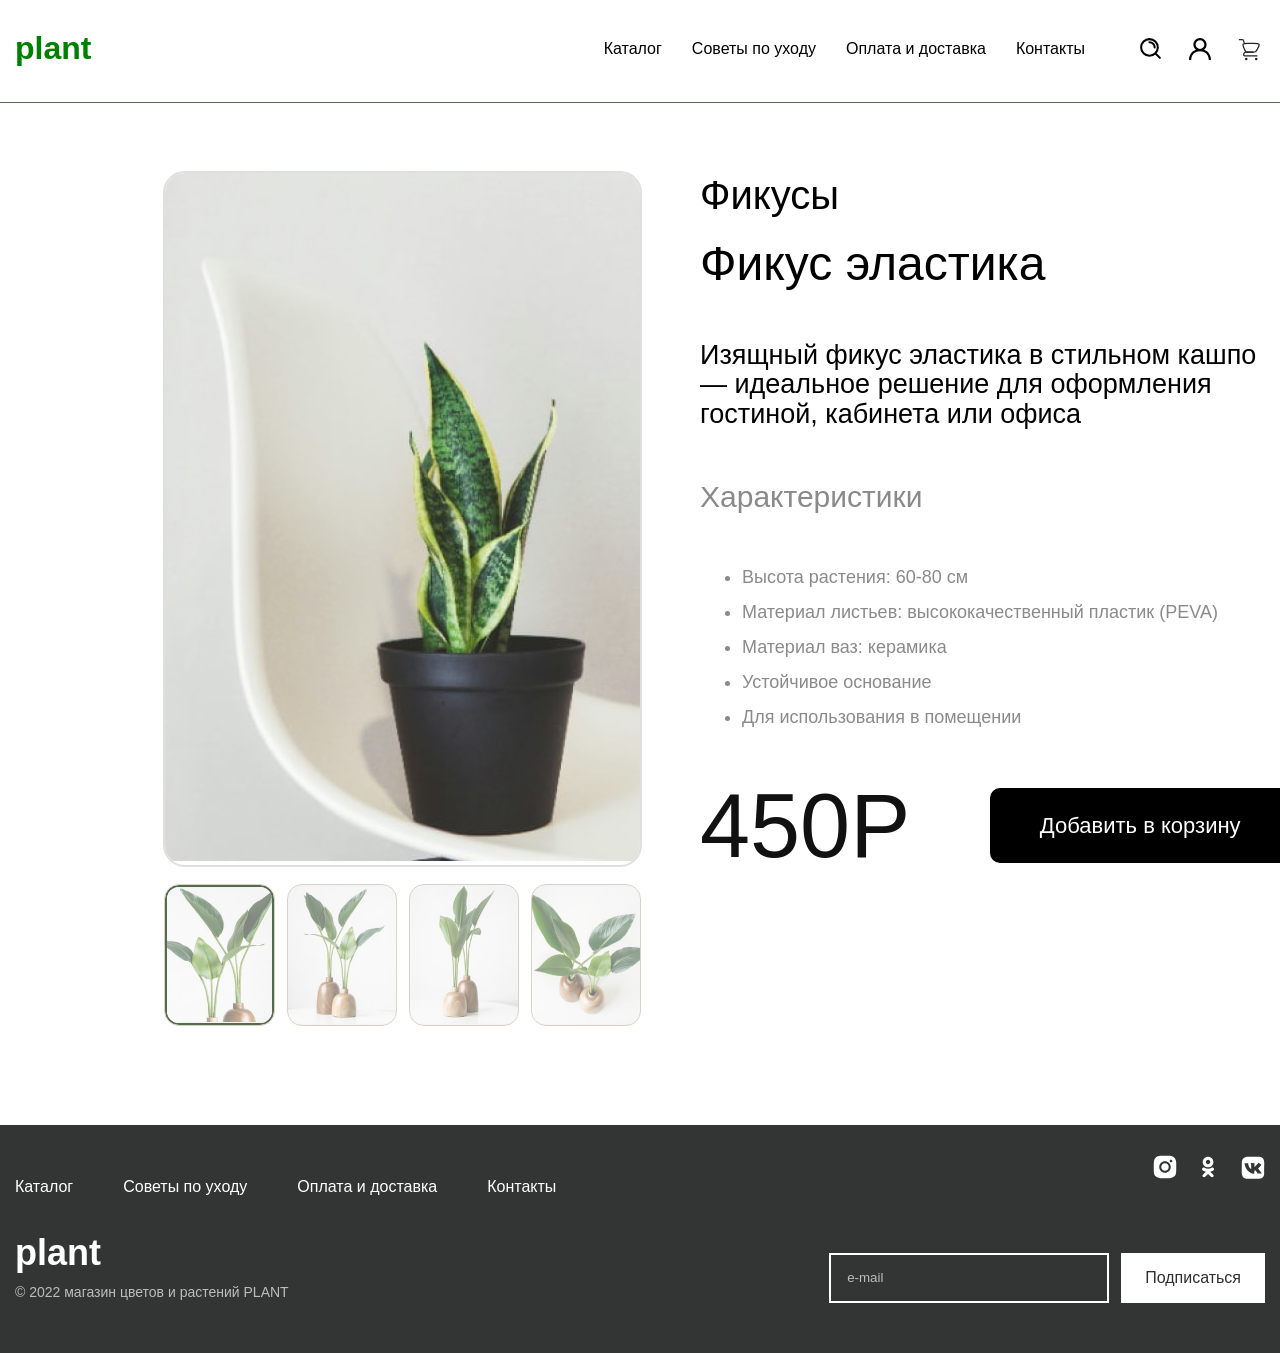
<file: code/product-fikus-2.html>
<!DOCTYPE html>
<html lang="ru">
<head>
    <meta charset="UTF-8">
    <meta http-equiv="X-UA-Compatible" content="IE=edge">
    <meta name="viewport" content="width=device-width, initial-scale=1.0">
    <link rel="shortcut icon" href="../images/photo_2026-03-12_09-08-04.ico" type="image/x-icon">
    <title>Plant_shop_product
    </title>
    <link rel = "stylesheet" href="main.css">
</head>

<body>

    <header class = "header">
        <div class = "header-container">
            <a href="index.html" class="logo">plant</a>
            <nav class = "header-nav">
                <ul class = "header-menu">
                    <li class = "header-menu-item"><a href="catalog.html">Каталог</a></li>
                    <li class = "header-menu-item"><a href="care.html">Советы по уходу</a></li>
                    <li class = "header-menu-item"><a href="payment.html">Оплата и доставка</a></li>
                    <li class = "header-menu-item"><a href="#footer">Контакты</a></li>
                </ul>
            </nav>

            <div class = "header-actions">
                <a href="search.html" class="header-button" aria-label="Поиск">
                    <img class = "header-icon search" src = "../icons/search-alt-2-svgrepo-com.svg" alt ="">
                </a>
                <a href="profile.html" class="header-button" aria-label="Профиль">
                    <img class="header-icon profile" src="../icons/profile-1335-svgrepo-com.svg" alt="">
                </a>
                <a href="trash.html" class="header-button" aria-label="Корзина">
                    <img class="header-icon basket" src="../icons/basket-alt-3-svgrepo-com.svg" alt="">
                </a>
            </div>
        </div>
    </header>


    <main class = "product-page">
        <section class = "product">
            <div class = "container">
                <div class = "product-layout">
                    <div class = "product-gallery">
                        <div class = "product-main-image-wrapper">
                            <img class = "product-main-image" src="../images/photo_2026-04-10_19-00-244.jpg" alt = "Фикус эластика">
                        </div>

                        <div class="product-thumbnails">
                            <button type="button" class="product-thumbnail is-active">
                                <img class="product-thumbnail-content" src="../images/photo_2026-04-24_21-32-111111.jpg" alt="">
                            </button>
                            <button type="button" class="product-thumbnail">
                                <img class="product-thumbnail-content" src="../images/photo_2026-04-24_21-30-44222222.jpg" alt="">
                            </button>
                            <button type="button" class="product-thumbnail">
                                <img class="product-thumbnail-content" src="../images/photo_2026-04-24_21-31-3333.jpg" alt="">
                            </button>
                            <button type="button" class="product-thumbnail">
                                <img class="product-thumbnail-content" src="../images/photo_2026-04-24_21-32-444.jpg" alt="">
                            </button>
                        </div>
                    </div>

                    <div class = "product-info">
                        <div class = "product-info-top">
                            <p class ="product-category">Фикусы</p>
                            <h3 class = "product-title">Фикус эластика</h3>
                            <p class = "product-description">Изящный фикус эластика в стильном кашпо — идеальное решение для оформления гостиной, кабинета или офиса</p>
                        </div>

                        <div class = "product-info-bottom">
                            <div class = "product-features">
                                <h2 class = "product-features-title">Характеристики</h2>
                                <ul class = "product-features-list">
                                    <li class = "product-features-item">Высота растения: 60-80 см</li>
                                    <li class = "product-features-item">Материал листьев: высококачественный пластик (PEVA)</li>
                                    <li class = "product-features-item">Материал ваз: керамика</li>
                                    <li class = "product-features-item">Устойчивое основание</li>
                                    <li class = "product-features-item">Для использования в помещении</li>
                                </ul>
                            </div>

                            <div class = "product-buy">
                                <p class = "product-price">450P</p>
                                <button type = "button" class = "product-button">Добавить в корзину</button>
                            </div>

                        </div>

                    </div>
        </section>

    </main>


<footer class="footer" id="footer">
    <div class="container">
        <div class="footer-top">
            <nav class="footer-nav">
                <ul class="footer-menu">
                    <li class="footer-menu-item"><a href="catalog.html">Каталог</a></li>
                    <li class="footer-menu-item"><a href="care.html">Советы по уходу</a></li>
                    <li class="footer-menu-item"><a href="payment.html">Оплата и доставка</a></li>
                    <li class="footer-menu-item"><a href="#footer">Контакты</a></li>
                </ul>
            </nav>

            <div class="footer-socials">
                <a href="#" class="footer-social-link" aria-label="Instagram">
                    <img class="footer-social-icon footer-social-icon-inst" src="../icons/instagram.svg" alt="">
                </a>
                <a href="#" class="footer-social-link" aria-label="Одноклассники">
                    <img class="footer-social-icon footer-social-icon-ok" src="../icons/odnoklassniki.svg" alt="">
                </a>
                <a href="#" class="footer-social-link" aria-label="VK">
                    <img class="footer-social-icon footer-social-icon-vk" src="../icons/vk.svg" alt="">
                </a>
            </div>
        </div>

        <div class="footer-bottom">
            <div class="footer-info">
                <a href="index.html" class="footer-logo">plant</a>
                <p class="footer-copy">© 2022 магазин цветов и растений PLANT</p>
            </div>

            <form class="footer-form">
                <label class="footer-label" for="email">E-mail</label>
                <input class="footer-input" id="email" type="email" placeholder="e-mail">
                <button class="footer-button" type="submit">Подписаться</button>
            </form>
        </div>
    </div>
</footer>

</body>
</html>
</file>
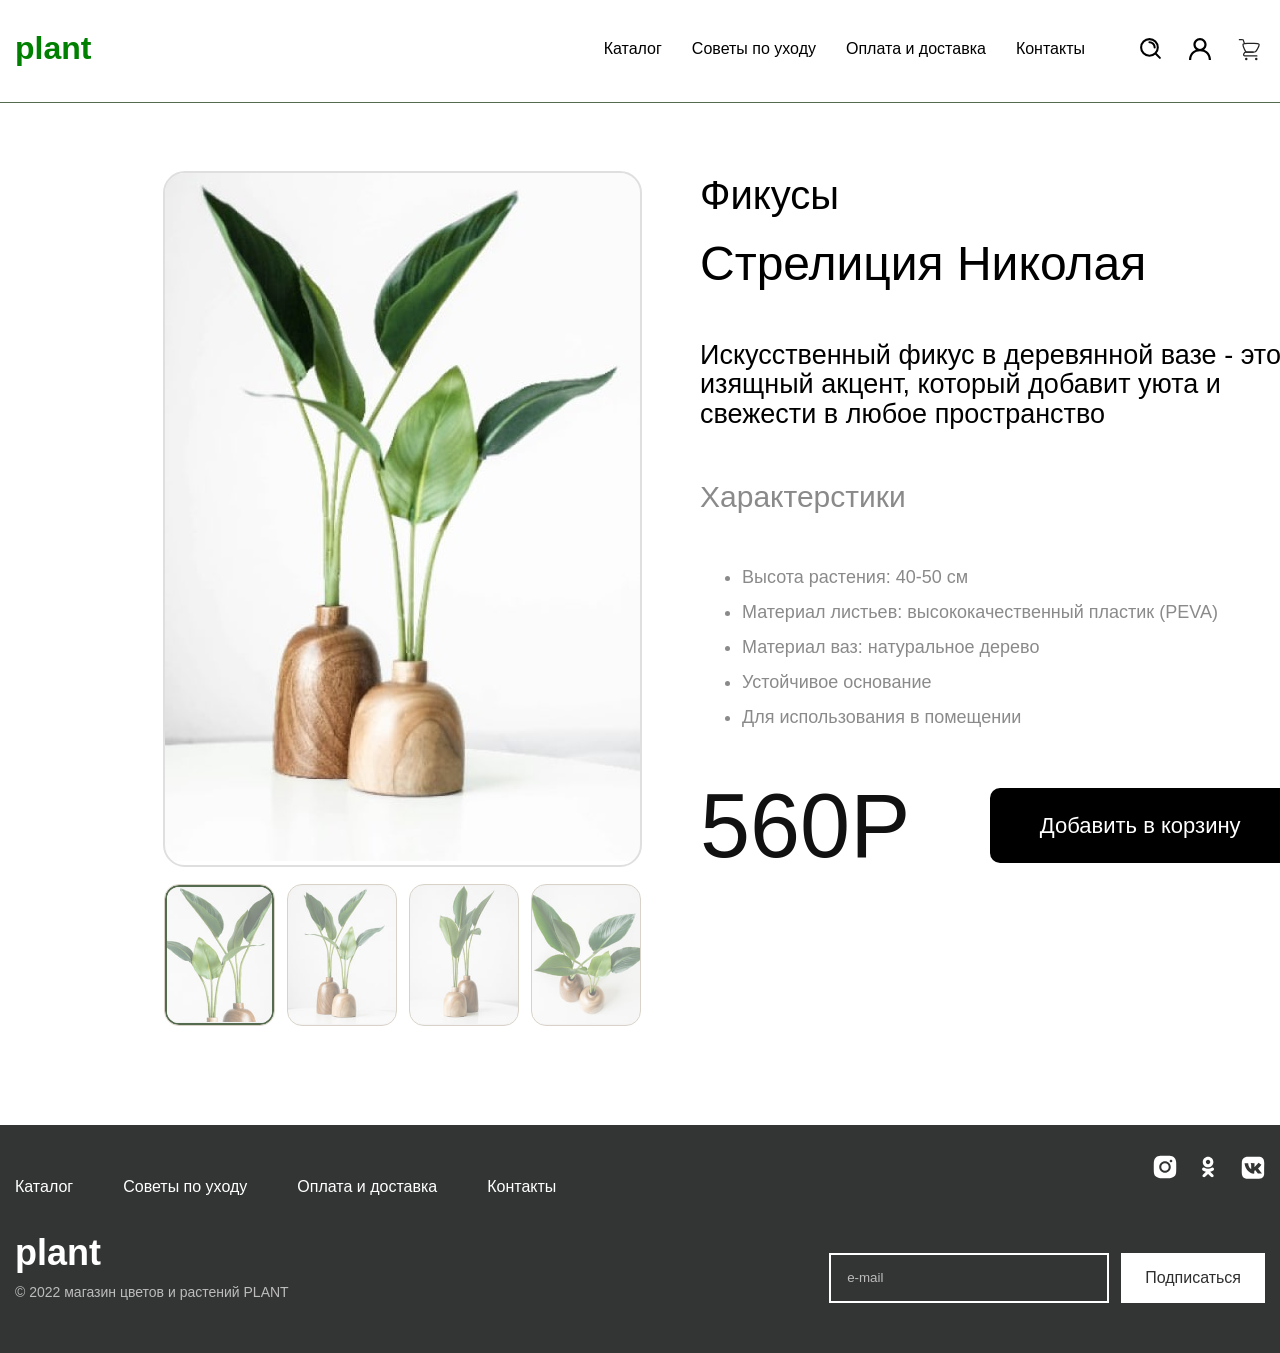
<file: code/product.html>
<!DOCTYPE html>
<html lang="ru">
<head>
    <meta charset="UTF-8">
    <meta http-equiv="X-UA-Compatible" content="IE=edge">
    <meta name="viewport" content="width=device-width, initial-scale=1.0">
    <link rel="shortcut icon" href="../images/photo_2026-03-12_09-08-04.ico" type="image/x-icon">
    <title>Plant_shop_product
    </title>
    <link rel = "stylesheet" href="main.css">
</head>

<body>

    <header class = "header">
        <div class = "header-container">
            <a href="index.html" class="logo">plant</a>
            <nav class = "header-nav">
                <ul class = "header-menu">
                    <li class = "header-menu-item"><a href="catalog.html">Каталог</a></li>
                    <li class = "header-menu-item"><a href="care.html">Советы по уходу</a></li>
                    <li class = "header-menu-item"><a href="payment.html">Оплата и доставка</a></li>
                    <li class = "header-menu-item"><a href="#footer">Контакты</a></li>
                </ul>
            </nav>

            <div class = "header-actions">
                <a href="search.html" class="header-button" aria-label="Поиск">
                    <img class="header-icon search" src="../icons/search-alt-2-svgrepo-com.svg" alt="">
                </a>
                <a href="profile.html" class="header-button" aria-label="Профиль">
                    <img class="header-icon profile" src="../icons/profile-1335-svgrepo-com.svg" alt="">
                </a>
                <a href="trash.html" class="header-button" aria-label="Корзина">
                    <img class="header-icon basket" src="../icons/basket-alt-3-svgrepo-com.svg" alt="">
                </a>
            </div>
        </div>
    </header>


    <main class = "product-page">
        <section class = "product">
            <div class = "container">
                <div class = "product-layout">
                    <div class = "product-gallery">
                        <div class = "product-main-image-wrapper">
                            <img class = "product-main-image" src="../images/photo_2026-04-10_18-53-67.jpg" alt = "Стрелиция Николая">
                        </div>

                        <div class="product-thumbnails">
                            <button type="button" class="product-thumbnail is-active">
                                <img class="product-thumbnail-content" src="../images/photo_2026-04-24_21-32-111111.jpg" alt="">
                            </button>
                            <button type="button" class="product-thumbnail">
                                <img class="product-thumbnail-content" src="../images/photo_2026-04-24_21-30-44222222.jpg" alt="">
                            </button>
                            <button type="button" class="product-thumbnail">
                                <img class="product-thumbnail-content" src="../images/photo_2026-04-24_21-31-3333.jpg" alt="">
                            </button>
                            <button type="button" class="product-thumbnail">
                                <img class="product-thumbnail-content" src="../images/photo_2026-04-24_21-32-444.jpg" alt="">
                            </button>
                        </div>
                    </div>

                    <div class = "product-info">
                        <div class = "product-info-top">
                            <p class ="product-category">Фикусы</p>
                            <h3 class = "product-title">Стрелиция Николая</h3>
                            <p class = "product-description">Искусственный фикус в деревянной вазе - это изящный акцент, который добавит уюта и свежести в любое пространство</p>
                        </div>

                        <div class = "product-info-bottom">
                            <div class = "product-features">
                                <h2 class = "product-features-title">Характерстики</h2>
                                <ul class = "product-features-list">
                                    <li class = "product-features-item">Высота растения: 40-50 см</li>
                                    <li class = "product-features-item">Материал листьев: высококачественный пластик (PEVA)</li>
                                    <li class = "product-features-item">Материал ваз: натуральное дерево</li>
                                    <li class = "product-features-item">Устойчивое основание</li>
                                    <li class = "product-features-item">Для использования в помещении</li>
                                </ul>
                            </div>

                            <div class = "product-buy">
                                <p class = "product-price">560P</p>
                                <button type = "button" class = "product-button">Добавить в корзину</button>
                            </div>

                        </div>

                    </div>
        </section>

    </main>


<footer class="footer" id="footer">
    <div class="container">
        <div class="footer-top">
            <nav class="footer-nav">
                <ul class="footer-menu">
                    <li class="footer-menu-item"><a href="catalog.html">Каталог</a></li>
                    <li class="footer-menu-item"><a href="care.html">Советы по уходу</a></li>
                    <li class="footer-menu-item"><a href="payment.html">Оплата и доставка</a></li>
                    <li class="footer-menu-item"><a href="#footer">Контакты</a></li>
                </ul>
            </nav>

            <div class="footer-socials">
                <a href="#" class="footer-social-link" aria-label="Instagram">
                    <img class="footer-social-icon footer-social-icon-inst" src="../icons/instagram.svg" alt="">
                </a>
                <a href="#" class="footer-social-link" aria-label="Одноклассники">
                    <img class="footer-social-icon footer-social-icon-ok" src="../icons/odnoklassniki.svg" alt="">
                </a>
                <a href="#" class="footer-social-link" aria-label="VK">
                    <img class="footer-social-icon footer-social-icon-vk" src="../icons/vk.svg" alt="">
                </a>
            </div>
        </div>

        <div class="footer-bottom">
            <div class="footer-info">
                <a href="index.html" class="footer-logo">plant</a>
                <p class="footer-copy">© 2022 магазин цветов и растений PLANT</p>
            </div>

            <form class="footer-form">
                <label class="footer-label" for="email">E-mail</label>
                <input class="footer-input" id="email" type="email" placeholder="e-mail">
                <button class="footer-button" type="submit">Подписаться</button>
            </form>
        </div>
    </div>
</footer>

</body>
</html>
</file>
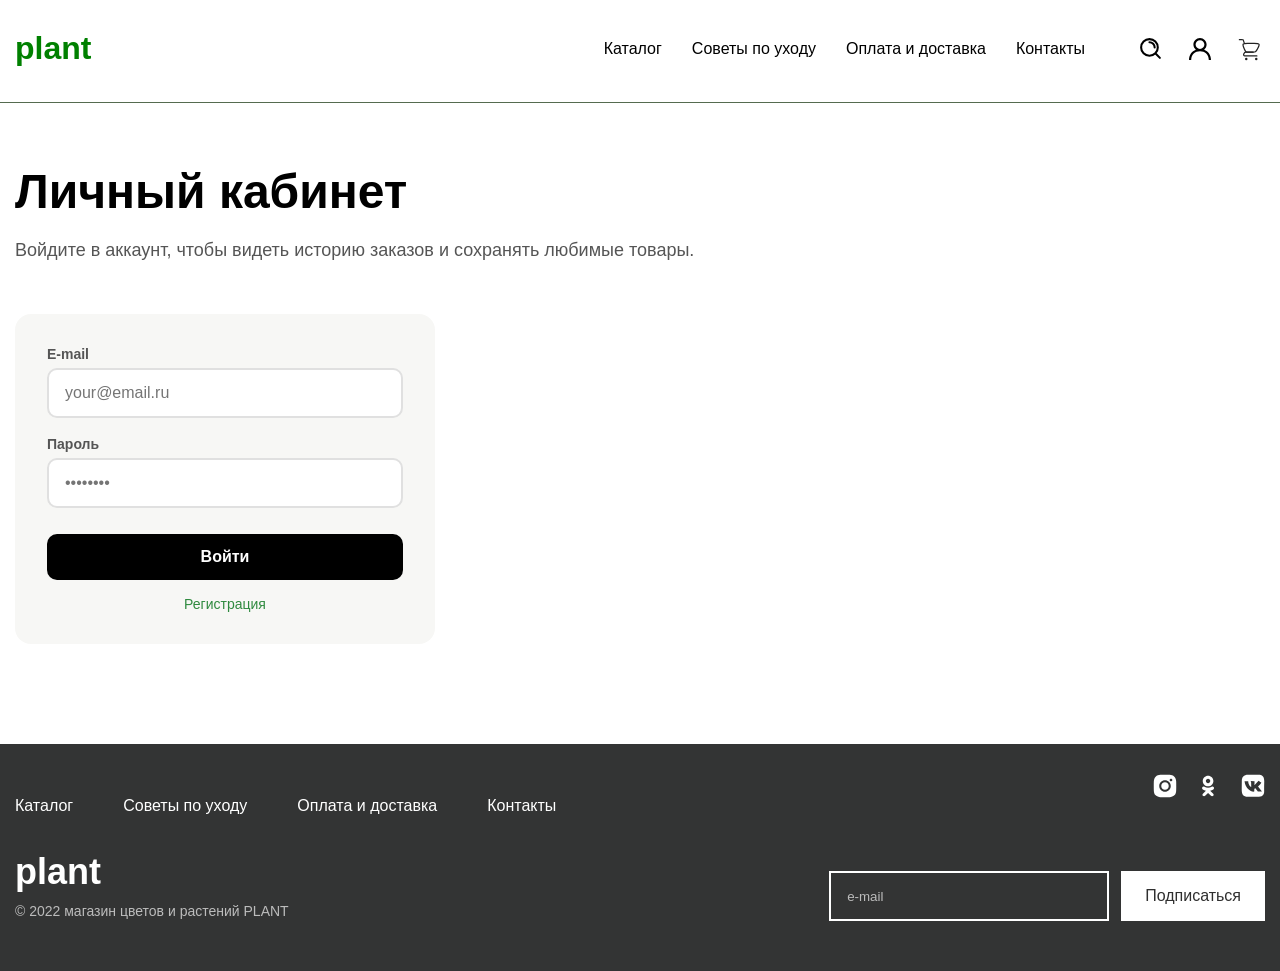
<file: code/profile.html>
<!DOCTYPE html>
<html lang="ru">
<head>
    <meta charset="UTF-8">
    <meta http-equiv="X-UA-Compatible" content="IE=edge">
    <meta name="viewport" content="width=device-width, initial-scale=1.0">
    <link rel="shortcut icon" href="../images/photo_2026-03-12_09-08-04.ico" type="image/x-icon">
    <title>Профиль — PLANT</title>
    <link rel="stylesheet" href="main.css">
</head>

<body>

    <header class="header">
        <div class="header-container">
            <a href="index.html" class="logo">plant</a>
            <nav class="header-nav">
                <ul class="header-menu">
                    <li class="header-menu-item"><a href="catalog.html">Каталог</a></li>
                    <li class="header-menu-item"><a href="care.html">Советы по уходу</a></li>
                    <li class="header-menu-item"><a href="payment.html">Оплата и доставка</a></li>
                    <li class="header-menu-item"><a href="#footer">Контакты</a></li>
                </ul>
            </nav>

            <div class="header-actions">
                <a href="search.html" class="header-button" aria-label="Поиск">
                    <img class="header-icon search" src="../icons/search-alt-2-svgrepo-com.svg" alt="">
                </a>
                <a href="profile.html" class="header-button" aria-label="Профиль">
                    <img class="header-icon profile" src="../icons/profile-1335-svgrepo-com.svg" alt="">
                </a>
                <a href="trash.html" class="header-button" aria-label="Корзина">
                    <img class="header-icon basket" src="../icons/basket-alt-3-svgrepo-com.svg" alt="">
                </a>
            </div>
        </div>
    </header>


    <main class="info-page">
        <div class="container">
            <h1 class="info-title">Личный кабинет</h1>
            <p class="info-intro">Войдите в аккаунт, чтобы видеть историю заказов и сохранять любимые товары.</p>

            <form class="profile-form">
                <label class="profile-label" for="profile-email">E-mail</label>
                <input class="profile-input" id="profile-email" type="email" placeholder="your@email.ru" required>

                <label class="profile-label" for="profile-password">Пароль</label>
                <input class="profile-input" id="profile-password" type="password" placeholder="••••••••" required>

                <button class="profile-button" type="submit">Войти</button>
                <a href="#" class="profile-link">Регистрация</a>
            </form>
        </div>
    </main>


<footer class="footer" id="footer">
    <div class="container">
        <div class="footer-top">
            <nav class="footer-nav">
                <ul class="footer-menu">
                    <li class="footer-menu-item"><a href="catalog.html">Каталог</a></li>
                    <li class="footer-menu-item"><a href="care.html">Советы по уходу</a></li>
                    <li class="footer-menu-item"><a href="payment.html">Оплата и доставка</a></li>
                    <li class="footer-menu-item"><a href="#footer">Контакты</a></li>
                </ul>
            </nav>

            <div class="footer-socials">
                <a href="#" class="footer-social-link" aria-label="Instagram">
                    <img class="footer-social-icon footer-social-icon-inst" src="../icons/instagram.svg" alt="">
                </a>
                <a href="#" class="footer-social-link" aria-label="Одноклассники">
                    <img class="footer-social-icon footer-social-icon-ok" src="../icons/odnoklassniki.svg" alt="">
                </a>
                <a href="#" class="footer-social-link" aria-label="VK">
                    <img class="footer-social-icon footer-social-icon-vk" src="../icons/vk.svg" alt="">
                </a>
            </div>
        </div>

        <div class="footer-bottom">
            <div class="footer-info">
                <a href="index.html" class="footer-logo">plant</a>
                <p class="footer-copy">© 2022 магазин цветов и растений PLANT</p>
            </div>

            <form class="footer-form">
                <label class="footer-label" for="email">E-mail</label>
                <input class="footer-input" id="email" type="email" placeholder="e-mail">
                <button class="footer-button" type="submit">Подписаться</button>
            </form>
        </div>
    </div>
</footer>

</body>
</html>
</file>
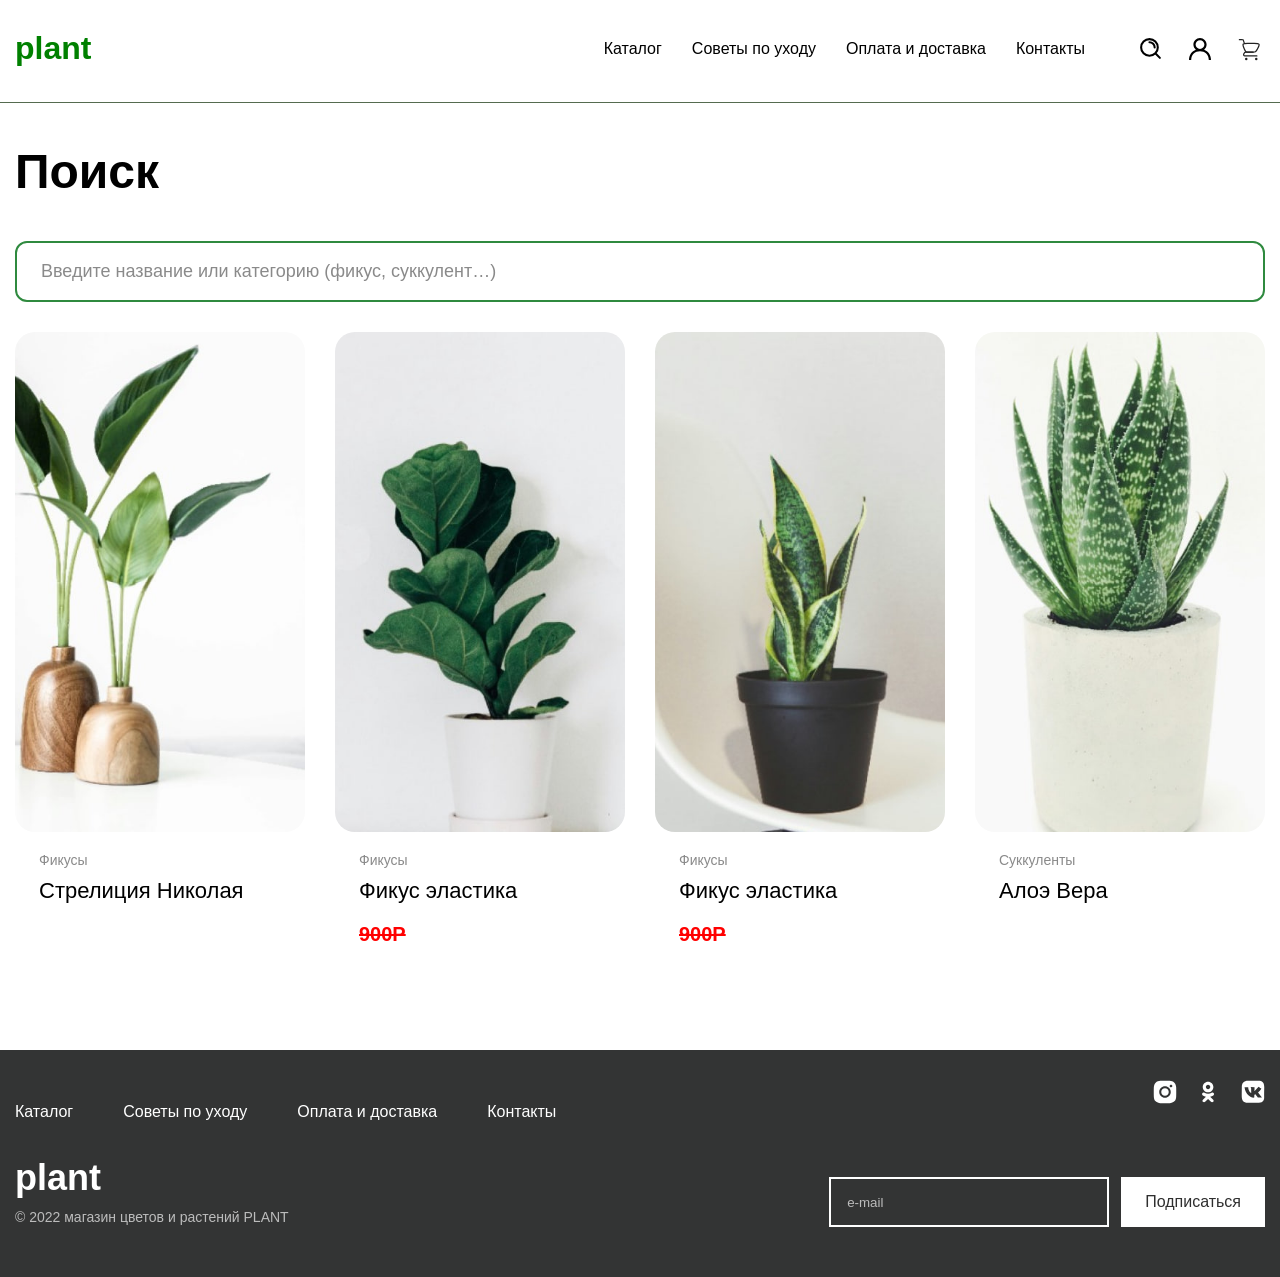
<file: code/search.html>
<!DOCTYPE html>
<html lang="ru">
<head>
    <meta charset="UTF-8">
    <meta http-equiv="X-UA-Compatible" content="IE=edge">
    <meta name="viewport" content="width=device-width, initial-scale=1.0">
    <link rel="shortcut icon" href="../images/photo_2026-03-12_09-08-04.ico" type="image/x-icon">
    <title>Поиск — PLANT</title>
    <link rel="stylesheet" href="main.css">
</head>

<body>

    <header class="header">
        <div class="header-container">
            <a href="index.html" class="logo">plant</a>
            <nav class="header-nav">
                <ul class="header-menu">
                    <li class="header-menu-item"><a href="catalog.html">Каталог</a></li>
                    <li class="header-menu-item"><a href="care.html">Советы по уходу</a></li>
                    <li class="header-menu-item"><a href="payment.html">Оплата и доставка</a></li>
                    <li class="header-menu-item"><a href="#footer">Контакты</a></li>
                </ul>
            </nav>

            <div class="header-actions">
                <a href="search.html" class="header-button" aria-label="Поиск">
                    <img class="header-icon search" src="../icons/search-alt-2-svgrepo-com.svg" alt="">
                </a>
                <a href="profile.html" class="header-button" aria-label="Профиль">
                    <img class="header-icon profile" src="../icons/profile-1335-svgrepo-com.svg" alt="">
                </a>
                <a href="trash.html" class="header-button" aria-label="Корзина">
                    <img class="header-icon basket" src="../icons/basket-alt-3-svgrepo-com.svg" alt="">
                </a>
            </div>
        </div>
    </header>


    <main class="catalog-page">
        <section class="offers-catalog">
            <div class="container">

                <h1 class="catalog-title">Поиск</h1>

                <div class="search-bar">
                    <input id="search-input" class="search-input" type="text" placeholder="Введите название или категорию (фикус, суккулент…)" autofocus>
                </div>

                <p id="search-empty" class="search-empty" hidden>Ничего не найдено.</p>

                <div id="search-results" class="list-catalog">
                    <article class="catalog-cards" data-name="Стрелиция Николая" data-category="Фикусы">
                        <a href="product.html" class="catalog-card-link">
                            <img class="catalog-card-image" src="../images/photo_2026-04-10_18-53-67.jpg" alt="Стрелиция Николая">
                            <div class="catalog-card-content">
                                <p class="catalog-card-category">Фикусы</p>
                                <h3 class="catalog-card-title">Стрелиция Николая</h3>
                                <p class="catalog-card-price"><span class="current-price-catalog1">560Р</span></p>
                            </div>
                        </a>
                    </article>

                    <article class="catalog-cards" data-name="Фикус эластика" data-category="Фикусы">
                        <a href="product-fikus-1.html" class="catalog-card-link">
                            <img class="catalog-card-image" src="../images/photo_2026-04-10_18-57-133.jpg" alt="Фикус эластика">
                            <div class="catalog-card-content">
                                <p class="catalog-card-category">Фикусы</p>
                                <h3 class="catalog-card-title">Фикус эластика</h3>
                                <p class="catalog-card-price">
                                    <span class="old-price-catalog"><del>900P</del></span>
                                    <span class="current-price-catalog">450P</span>
                                </p>
                            </div>
                        </a>
                    </article>

                    <article class="catalog-cards" data-name="Фикус эластика" data-category="Фикусы">
                        <a href="product-fikus-2.html" class="catalog-card-link">
                            <img class="catalog-card-image" src="../images/photo_2026-04-10_19-00-244.jpg" alt="Фикус эластика">
                            <div class="catalog-card-content">
                                <p class="catalog-card-category">Фикусы</p>
                                <h3 class="catalog-card-title">Фикус эластика</h3>
                                <p class="catalog-card-price">
                                    <span class="old-price-catalog"><del>900Р</del></span>
                                    <span class="current-price-catalog">450Р</span>
                                </p>
                            </div>
                        </a>
                    </article>

                    <article class="catalog-cards" data-name="Алоэ Вера" data-category="Суккуленты">
                        <a href="product-aloe.html" class="catalog-card-link">
                            <img class="catalog-card-image" src="../images/image.png" alt="Алоэ Вера">
                            <div class="catalog-card-content">
                                <p class="catalog-card-category">Суккуленты</p>
                                <h3 class="catalog-card-title">Алоэ Вера</h3>
                                <p class="catalog-card-price"><span class="current-price-catalog1">560P</span></p>
                            </div>
                        </a>
                    </article>
                </div>

            </div>
        </section>
    </main>


<footer class="footer" id="footer">
    <div class="container">
        <div class="footer-top">
            <nav class="footer-nav">
                <ul class="footer-menu">
                    <li class="footer-menu-item"><a href="catalog.html">Каталог</a></li>
                    <li class="footer-menu-item"><a href="care.html">Советы по уходу</a></li>
                    <li class="footer-menu-item"><a href="payment.html">Оплата и доставка</a></li>
                    <li class="footer-menu-item"><a href="#footer">Контакты</a></li>
                </ul>
            </nav>

            <div class="footer-socials">
                <a href="#" class="footer-social-link" aria-label="Instagram">
                    <img class="footer-social-icon footer-social-icon-inst" src="../icons/instagram.svg" alt="">
                </a>
                <a href="#" class="footer-social-link" aria-label="Одноклассники">
                    <img class="footer-social-icon footer-social-icon-ok" src="../icons/odnoklassniki.svg" alt="">
                </a>
                <a href="#" class="footer-social-link" aria-label="VK">
                    <img class="footer-social-icon footer-social-icon-vk" src="../icons/vk.svg" alt="">
                </a>
            </div>
        </div>

        <div class="footer-bottom">
            <div class="footer-info">
                <a href="index.html" class="footer-logo">plant</a>
                <p class="footer-copy">© 2022 магазин цветов и растений PLANT</p>
            </div>

            <form class="footer-form">
                <label class="footer-label" for="email">E-mail</label>
                <input class="footer-input" id="email" type="email" placeholder="e-mail">
                <button class="footer-button" type="submit">Подписаться</button>
            </form>
        </div>
    </div>
</footer>

<script>
    (function () {
        const input = document.getElementById('search-input');
        const cards = document.querySelectorAll('#search-results .catalog-cards');
        const empty = document.getElementById('search-empty');

        input.addEventListener('input', function () {
            const query = input.value.trim().toLowerCase();
            let visible = 0;
            cards.forEach(function (card) {
                const name = (card.dataset.name || '').toLowerCase();
                const category = (card.dataset.category || '').toLowerCase();
                const match = query === '' || name.includes(query) || category.includes(query);
                card.hidden = !match;
                if (match) visible++;
            });
            empty.hidden = visible !== 0;
        });
    })();
</script>

</body>
</html>
</file>
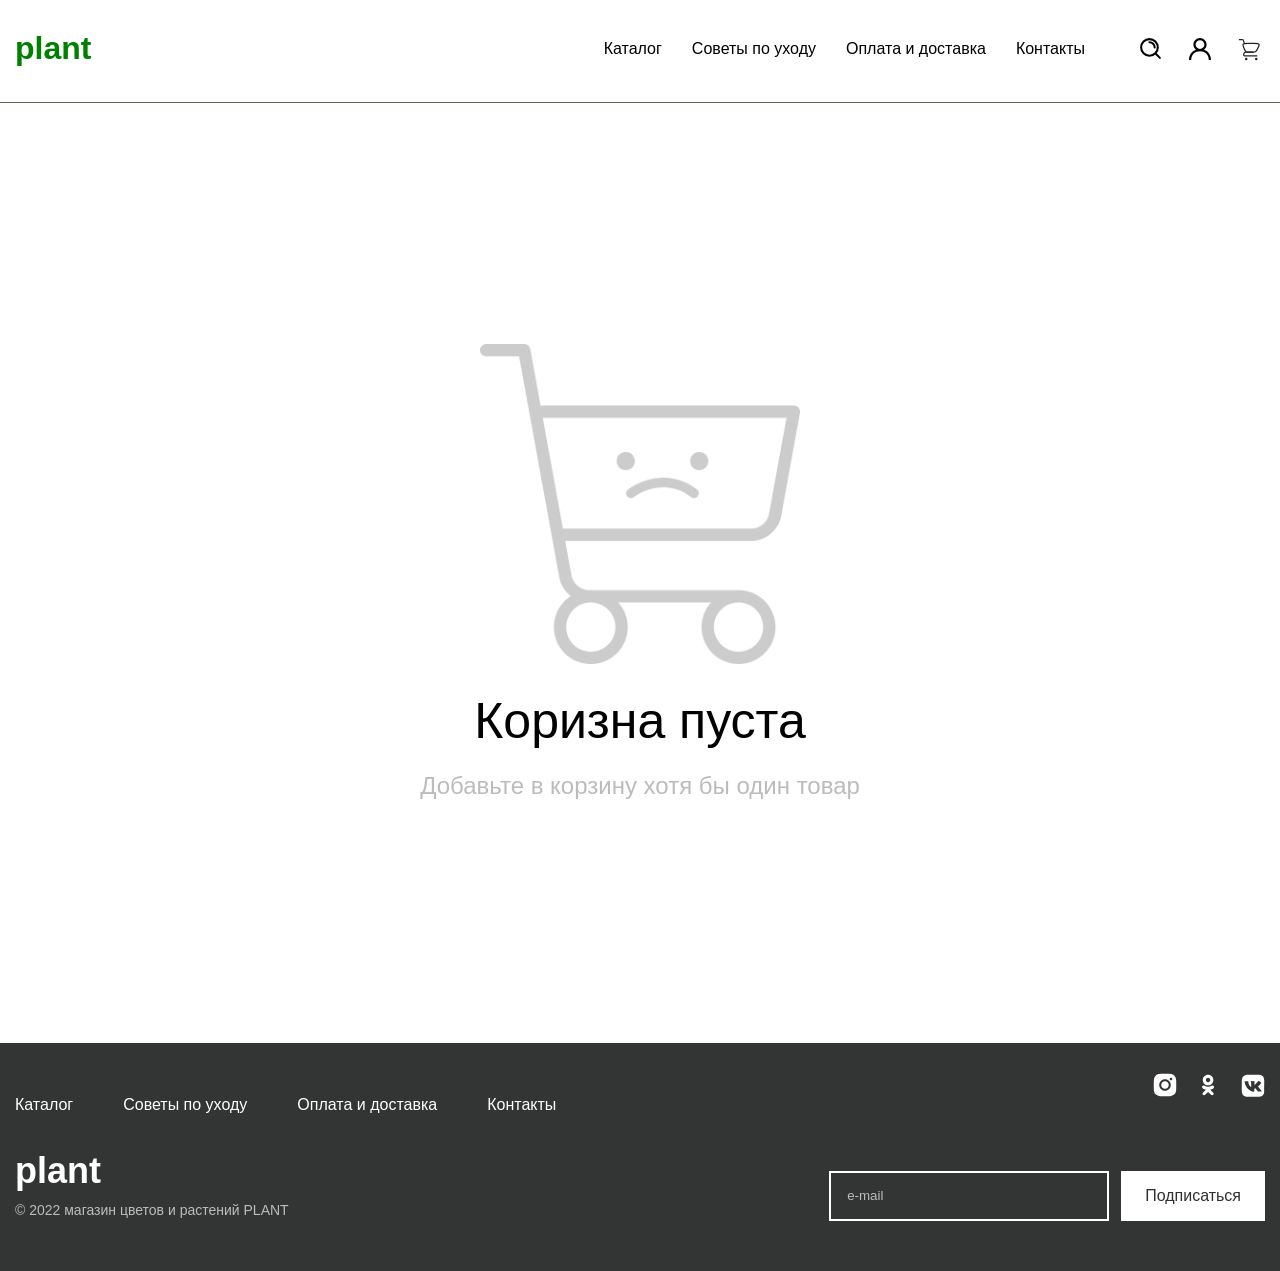
<file: code/trash.html>
<!DOCTYPE html>
<html lang="ru">
<head>
    <meta charset="UTF-8">
    <meta http-equiv="X-UA-Compatible" content="IE=edge">
    <meta name="viewport" content="width=device-width, initial-scale=1.0">
    <link rel="shortcut icon" href="../images/photo_2026-03-12_09-08-04.ico" type="image/x-icon">
    <title>plant-shop-basket
    </title>
    <link rel = "stylesheet" href="main.css">
</head>

<body>

    <header class = "header">
        <div class = "header-container">
            <a href="index.html" class="logo">plant</a>
            <nav class = "header-nav">
                <ul class = "header-menu">
                    <li class = "header-menu-item"><a href="catalog.html">Каталог</a></li>
                    <li class = "header-menu-item"><a href="care.html">Советы по уходу</a></li>
                    <li class = "header-menu-item"><a href="payment.html">Оплата и доставка</a></li>
                    <li class = "header-menu-item"><a href="#footer">Контакты</a></li>
                </ul>
            </nav>

            <div class = "header-actions">
                <a href="search.html" class="header-button" aria-label="Поиск">
                    <img class="header-icon search" src="../icons/search-alt-2-svgrepo-com.svg" alt="">
                </a>
                <a href="profile.html" class="header-button" aria-label="Профиль">
                    <img class="header-icon profile" src="../icons/profile-1335-svgrepo-com.svg" alt="">
                </a>
                <a href="trash.html" class="header-button" aria-label="Корзина">
                    <img class="header-icon basket" src="../icons/basket-alt-3-svgrepo-com.svg" alt="">
                </a>
            </div>
        </div>
    </header>

    <main class = "page-basket">
        <section class = "basket-empty">
            <div class = "container">
                <div class = "basket-empty-content">
                    <div class = "empty-cart-image">
                        <img class = "image-basket" src = "../images/Group 7.jpg" alt="Пустая корзина">
                    </div>

                    <div class = "empty-cart-text">
                        <h1 class = "empty-cart-title">Коризна пуста</h1>
                        <p class = "empty-cart-description">Добавьте в корзину хотя бы один товар</p>
                    </div>
                </div>
            </div>

        </section>

    </main>


<footer class="footer" id="footer">
    <div class="container">
        <div class="footer-top">
            <nav class="footer-nav">
                <ul class="footer-menu">
                    <li class="footer-menu-item"><a href="catalog.html">Каталог</a></li>
                    <li class="footer-menu-item"><a href="care.html">Советы по уходу</a></li>
                    <li class="footer-menu-item"><a href="payment.html">Оплата и доставка</a></li>
                    <li class="footer-menu-item"><a href="#footer">Контакты</a></li>
                </ul>
            </nav>

            <div class="footer-socials">
                <a href="#" class="footer-social-link" aria-label="Instagram">
                    <img class="footer-social-icon footer-social-icon-inst" src="../icons/instagram.svg" alt="">
                </a>
                <a href="#" class="footer-social-link" aria-label="Одноклассники">
                    <img class="footer-social-icon footer-social-icon-ok" src="../icons/odnoklassniki.svg" alt="">
                </a>
                <a href="#" class="footer-social-link" aria-label="VK">
                    <img class="footer-social-icon footer-social-icon-vk" src="../icons/vk.svg" alt="">
                </a>
            </div>
        </div>

        <div class="footer-bottom">
            <div class="footer-info">
                <a href="index.html" class="footer-logo">plant</a>
                <p class="footer-copy">© 2022 магазин цветов и растений PLANT</p>
            </div>

            <form class="footer-form">
                <label class="footer-label" for="email">E-mail</label>
                <input class="footer-input" id="email" type="email" placeholder="e-mail">
                <button class="footer-button" type="submit">Подписаться</button>
            </form>
        </div>
    </div>
</footer>

</body>
</html>
</file>
<file: code/main.css>
* {
    box-sizing: border-box;
}

body {
    margin: 0;
    font-family: Arial, sans-serif;
}

a{
    color: inherit;
    text-decoration: none;
}

ul{
    margin: 0;
    padding: 0;
    list-style: none;
}

button{
    font: inherit;
    background: none;
    border: none;
    padding: 0;
    cursor: pointer;
}

.container{
    max-width: 1700px;
    margin: 0 auto;
    padding: 0 15px;
}

.header {
    padding: 20px 0 35px;
    border-bottom: 1px solid #556b4f;
}

.header-container{
    max-width: 1700px;
    margin: 0 auto;
    padding: 10px 15px 0;
    display: flex;
    align-items: center;
}

.header-nav{
    margin-left: auto;
}

.header-menu{
    display: flex;
    gap: 30px;
}

.header-actions{
    display: flex;
    gap: 20px;
    margin-left: 50px;
}

.logo{
    font-size: 32px;
    font-weight: 700;
    color: green;
}

.header-button{
    width: 30px;
    height: 30px;
}

.header-icon{
    display: block;
    width: 100%;
    height: 100%;
}

.search{
    width: 25px;
    height: 25px;
}

.profile{
    width: 22px;
    height: 22px;
}

.basket{
    width: 30px;
    height: 30px;
}

.hero {
    padding: 40px 0;
}

.hero-inner {
    position: relative; /*делает блок точкой отсчета для дочерних элементов с position: absolute*/
    min-height: 650px;
    border-radius: 30px;
    overflow: hidden;
}

.hero-image {
    display: block;
    width: 120%;
    height: 700px;
    object-fit: cover;
    object-position: center;
}

.offer-card-link {
    display: block;
    color: inherit;
    text-decoration: none;
}

.hero-content {
    position: absolute;
    top: 200px;
    left: 80px;
    max-width: 420px;
}

.hero-title {
    margin: 0 0 20px;
    font-size: 64px;
    line-height: 1.0;
    color: black;
}

.hero-text {
    margin: 0 0 30px;
    font-size: 18px;
    line-height: 1.5;
    color: black;
}

.hero-link {
    display: inline-block;
    padding: 25px 60px;
    background-color: black;
    margin: 10px 65px 10px ;
    color: white;
    border-radius: 10px;
}

.categories {
    padding: 60px 0;
}

.categories-list {
    display: flex;
    gap: 60px;
    align-items: flex-start;
}

.category-card {
    flex: 1;
}

.category-card-wide {
    flex: 1.5;
}

.category-card-image {
    display: block;
    width: 100%;
    height: 342px;
    object-fit: cover;
    border-radius: 20px;
}

.category-card-content {
    padding-top: 20px;
}

.category-card-title {
    margin: 0 0 10px 0;
    font-size: 28px;
    line-height: 1.2;
    font-weight: 700;
    color: #000000;
}

.category-card-text {
    margin: 0;
    font-size: 16px;
    line-height: 1.5;
    color: #555555;
}

.offers{
    padding: 60px 0 80px;
}

.offers-title{
    font-size: 30px;
    margin: 0 0 40px 0;
    line-height: 1.2;
    font-weight: 700;
    color: #000000;
}

.offers-list{
    display: flex;
    gap: 30px;
    margin-bottom: 40px;
}

.offer-card{
    flex:1;
}

.offer-card-image{
    display: block;
    width: 100%;
    height: 400px;
    object-fit: cover;
    border-radius: 16px;
}

.offer-card-image-wrapper {
    height: 400px;
    border-radius: 16px;
}

.offer-card-image-wrapper .offer-card-image {
    border-radius: 16px;
}

.offer-card {
    display: flex;
    flex-direction: column;
}

.offer-card-link {
    display: flex;
    flex-direction: column;
    height: 100%;
}

.offer-card-content {
    flex: 1;
    display: flex;
    flex-direction: column;
    padding-top: 16px;
}

.offer-card-price {
    margin-top: auto !important;
}

.offer-card-category{
    margin: 0 0 8px 0;
    font-size: 16px;
    line-height: 1.2;
}

.offer-card-title1{
    margin: 0 0 12px 0;
    font-size: 25px;
    font-weight: 200;
    line-height: 1.2;
}

.offer-card-category1{
    margin: 0 0 8px 0;
    font-size: 16px;
    line-height: 1.2;
}

.offer-card-title{
    margin: 0 0 12px 0;
    font-size: 25px;
    font-weight: 200;
    line-height: 1.2;
}

.offer-card-price{
    margin: 0;
    display: flex;
    align-items: center;
    gap: 300px;
}

.offer-card-current-price{
    font-size: 18px;
    line-height: 1.2;
}

.offer-card-old-price del {
    text-decoration: line-through;
    font-weight: 600;
    font-size: 20px;
    line-height: 1.2;
}

.offer-card-current-price {
    font-size: 20px;
    line-height: 1.2;
    font-weight: 600;
    color: red;
}

.offer-card-current-price1{
    font-size: 20px;
    line-height: 1.2;
    font-weight: 600;
    color: black;
}

.offers-link {
    display: block;
    width: fit-content;
    margin: 0 auto;
    padding: 14px 28px;
    background-color: #2f2f2f;
    color: #ffffff;
    border-radius: 10px;
}

.offer-card-image-wrapper {
    position: relative;
}

.offer-card-badge {
    position: absolute;
    top: 12px;
    left: 12px;
    display: inline-block;
    padding: 6px 10px;
    background-color: #ff6b6b;
    color: #ffffff;
    font-size: 14px;
    line-height: 1;
    border-radius: 4px;
}

.footer{
    background-color: #333434;
    padding: 50px 0;
    color: #ffffff
}

.footer-top {
    display: flex;
    justify-content: space-between;
    align-items: center;
    margin-bottom: 36px;
}

.footer-menu{
    display: flex;
    gap: 50px
}

.footer-menu-item a {
    font-size: 16px;
    line-height: 1.2;
    color: #ffffff;
}

.footer-socials {
    display: flex;
    align-items: center;
    gap: 20px;
}

.footer-social-link {
    display: flex;
    align-items: center;
    justify-content: center;
    width: 24px;
    height: 24px;
}

.footer-social-icon {
    display: block;
    width: 100%;
    height: 100%;
    object-fit: contain;
    filter: brightness(0) invert(1);
    transform-origin: center;
}

.footer-social-icon-inst {
    transform: scale(1.2);
    margin-bottom: 40px;
}

.footer-social-icon-ok {
    transform: scale(1.25);
    margin-bottom: 40px;
}

.footer-social-icon-vk {
    transform: scale(2.1);
    margin-bottom: 45px;
}

.footer-bottom{
    display: flex;
    justify-content: space-between;
    align-items: flex-end;
    gap: 30px;
}

.footer-info{
    display:flex;
    flex-direction: column;
    gap: 12px;
}

.footer-logo {
    font-size: 36px;
    line-height: 1;
    font-weight: 700;
    color: #ffffff;
}

.footer-copy {
    margin: 0;
    font-size: 14px;
    line-height: 1.4;
    color: #bcbcbc;
}

.footer-form{
    display: flex;
    align-items: center;
    gap: 12px;
}

.footer-label {
    display: none;
}

.footer-input {
    width: 280px;
    height: 50px;
    padding: 0 16px;
    border: 2px solid white;
    background-color: transparent;
    color: #ffffff;
}

.footer-input::placeholder {
    color: #bcbcbc;
}

.footer-button {
    height: 50px;
    padding: 0 24px;
    background-color: #ffffff;
    color: #2f2f2f;
    border-radius: 0;
}

.product-page{
    padding: 50px 0 80px;
}

.product {
    padding: 20px 0;
}

.product-layout{
    display: flex;
    align-items: flex-start;
    gap: 60px;
}

.product-gallery{
    width: 50%;
}

.product-info{
    width: 60%;
}

.product-main-image-wrapper{
    margin-left: 150px;
    margin-bottom: 20px;
    border-radius: 20px;
    overflow: hidden;
    outline-color: black;
    outline:2px solid #DFDFDF;
}

.product-thumbnails {
    margin-left: 150px;
    display: flex;
    gap: 14px;
}

.product-thumbnail {
    width: 140px;
    height: 140px;
    padding: 0;
    outline: 1px solid #d8d2c8;
    border-radius: 14px;
    overflow: hidden;
    cursor: pointer;
}

.product-thumbnail img {
    display: block;
    width: 100%;
    height: 100%;
    object-fit: cover;
}

.is-active {
    border: 2px solid #556b4f;
}

.product-category{
    margin: 0 0 0 0;
    font-size: 40px;
    font-weight: 100;
}

.product-title{
    margin: 20px 0 24px 0;
    font-size: 48px;
    line-height: 1.1;
    font-weight: 100;   
}

.product-description{
    margin-top: 50px;
    font-size: 27px;
    font-weight: 100;
    line-height: 1.1;
}

.product-info-bottom{
    margin-top: 50px;
}

.product-features{
    margin-bottom: 50px;
}

.product-features-title{
    margin: 0px 0 50px 0;
    font-size: 30px;
    font-weight: 100;
    color: #8a8a8a;
}

.product-features-list {
    margin: 0px;
    padding-left: 22px;
    list-style: disc;
}

.product-features-item {
    margin-bottom: 8px;
    margin-left: 20px;
    font-size: 18px;
    line-height: 1.5;
    color: #8a8a8a;
}

.product-buy {
    display: flex;
    align-items: center;
    gap: 80px;
}

.product-price {
    margin: 0;
    font-size: 90px;
    line-height: 1;
    font-weight: 400;
    color: #111111;
}

.product-button {
    min-width: 300px;
    height: 75px;
    padding: 0 28px;
    border: none;
    border-radius: 10px;
    background-color: black;
    color: #ffffff;
    font-size: 22px;
    line-height: 1;
    cursor: pointer;
}

.page-basket{
    margin: 120px 200px;
}

.basket-empty{
    min-height: 700px;
}

.basket-empty-content{
    display: flex;
    flex-direction: column;
    align-items: center;
    justify-content: center;
    min-height: 700px;
    text-align: center;
}

.empty-cart-image {
    margin-bottom: 30px;
}

.image-basket{
    display: block;
    width: 320px;
    height: auto;
}


.empty-cart-title{
    margin: 0 0 20px 0;
    font-size: 50px;
    line-height: 1.1;
    font-weight: 100;
}

.empty-cart-description{
    margin: 0;
    color: #bcbcbc;
    font-size: 24px;
    font-weight: 100;
    line-height: 1.4;
}

.catalog-page {
    padding: 40px 0 80px;
}

.catalog-title {
    margin: 0 0 40px 0;
    font-size: 48px;
    font-weight: 700;
    line-height: 1.2;
    color: #000;
}

.list-catalog {
    display: grid;
    grid-template-columns: repeat(4, 1fr);
    gap: 30px;
}

.catalog-cards {
    border-radius: 20px;
    overflow: hidden;
    border-radius: 5px;
}

.catalog-card-link {
    display: block;
    color: inherit;
    text-decoration: none;
}

.catalog-card-image
{
    display: block;
    width: 100%;
    height: 500px;
    border-radius: 20px;
    object-fit: cover;
}

.catalog-card-content,
.catalog-card-contnet {
    padding: 20px 24px 24px;
    background-color: #ffffff;
}

.catalog-card-category {
    margin: 0 0 10px 0;
    font-size: 14px;
    line-height: 1.2;
    color: #8a8a8a;
}

.catalog-card-title {
    margin: 0 0 18px 0;
    font-size: 22px;
    font-weight: 400;
    line-height: 1.2;
    color: #000;
}

.catalog-card-price {
    margin: 0;
    display: flex;
    align-items: center;
    gap: 12px;
    font-size: 20px;
    font-weight: 700;
}

.current-price-catalog{
    padding-left: 220px;
    font-size: 20px;
    font-weight: 700;
    color: #000;
}

.current-price-catalog1 {
    padding-left: 270px;
    font-size: 20px;
    font-weight: 700;
    color: #000;
}

.old-price-catalog del {
    text-decoration: line-through;
    color: red;
    font-weight: 700;
    font-size: 20px;
}

/* ===== Animations & hover transitions ===== */

.header-menu-item a,
.footer-menu-item a {
    position: relative;
    transition: color 0.2s ease;
}

.header-menu-item a:hover,
.footer-menu-item a:hover {
    color: #2f8a3f;
}

.header-menu-item a::after {
    content: '';
    position: absolute;
    left: 0;
    bottom: -4px;
    width: 0;
    height: 2px;
    background-color: #2f8a3f;
    transition: width 0.25s ease;
}

.header-menu-item a:hover::after {
    width: 100%;
}

.logo,
.footer-logo {
    transition: opacity 0.2s ease;
}

.logo:hover,
.footer-logo:hover {
    opacity: 0.7;
}

.header-button {
    display: inline-flex;
    align-items: center;
    justify-content: center;
    transition: transform 0.2s ease, opacity 0.2s ease;
}

.header-button:hover {
    transform: scale(1.15);
    opacity: 0.8;
}

.hero-link,
.product-button,
.offers-link,
.footer-button {
    transition: transform 0.2s ease, background-color 0.2s ease, opacity 0.2s ease;
}

.hero-link:hover,
.product-button:hover,
.offers-link:hover {
    background-color: #2f8a3f;
    transform: translateY(-2px);
}

.footer-button:hover {
    background-color: #e8e8e8;
    transform: translateY(-2px);
}

.category-card {
    display: block;
    transition: transform 0.3s ease;
}

.category-card:hover {
    transform: translateY(-6px);
}

.category-card-image {
    transition: transform 0.4s ease;
}

.category-card:hover .category-card-image {
    transform: scale(1.03);
}

.offer-card {
    transition: transform 0.3s ease;
}

.offer-card:hover {
    transform: translateY(-6px);
}

.offer-card-image,
.offer-card-image-wrapper {
    overflow: hidden;
}

.offer-card-image {
    transition: transform 0.4s ease;
}

.offer-card:hover .offer-card-image {
    transform: scale(1.05);
}

.catalog-cards {
    transition: transform 0.3s ease, box-shadow 0.3s ease;
}

.catalog-cards:hover {
    transform: translateY(-6px);
    box-shadow: 0 12px 28px rgba(0, 0, 0, 0.12);
}

.catalog-card-image {
    transition: transform 0.4s ease;
}

.catalog-cards:hover .catalog-card-image {
    transform: scale(1.04);
}

.product-thumbnail {
    transition: transform 0.2s ease, outline-color 0.2s ease;
}

.product-thumbnail:hover {
    transform: scale(1.05);
    outline-color: #556b4f;
}

.product-main-image-wrapper img {
    transition: transform 0.4s ease;
}

.product-main-image-wrapper:hover img {
    transform: scale(1.04);
}

.footer-social-link {
    transition: transform 0.2s ease, opacity 0.2s ease;
}

.footer-social-link:hover {
    opacity: 0.7;
    transform: scale(1.15);
}

.footer-input {
    transition: border-color 0.2s ease;
}

.footer-input:focus {
    outline: none;
    border-color: #2f8a3f;
}

@keyframes fadeInUp {
    from {
        opacity: 0;
        transform: translateY(20px);
    }
    to {
        opacity: 1;
        transform: translateY(0);
    }
}

main {
    animation: fadeInUp 0.5s ease both;
}

/* ===== Info pages (care.html, payment.html) ===== */

.info-page {
    padding: 60px 0 100px;
}

.info-title {
    margin: 0 0 16px 0;
    font-size: 48px;
    font-weight: 700;
    line-height: 1.2;
    color: #000;
}

.info-intro {
    margin: 0 0 50px 0;
    max-width: 800px;
    font-size: 18px;
    line-height: 1.5;
    color: #555;
}

.info-section {
    margin-bottom: 40px;
    padding: 28px 32px;
    background-color: #f7f7f5;
    border-radius: 16px;
    border-left: 4px solid #2f8a3f;
    transition: transform 0.3s ease, box-shadow 0.3s ease;
}

.info-section:hover {
    transform: translateX(4px);
    box-shadow: 0 4px 16px rgba(0, 0, 0, 0.06);
}

.info-section-title {
    margin: 0 0 16px 0;
    font-size: 26px;
    font-weight: 700;
    line-height: 1.2;
    color: #000;
}

.info-list {
    margin: 0;
    padding-left: 22px;
    list-style: disc;
}

.info-list-item {
    margin-bottom: 8px;
    font-size: 16px;
    line-height: 1.6;
    color: #333;
}

/* ===== Search page ===== */

.search-bar {
    margin-bottom: 30px;
}

.search-input {
    width: 100%;
    padding: 18px 24px;
    font-size: 18px;
    font-family: inherit;
    color: #000;
    background-color: #f3f3f3;
    border: 2px solid transparent;
    border-radius: 12px;
    transition: border-color 0.25s ease, background-color 0.25s ease;
}

.search-input:focus {
    outline: none;
    border-color: #2f8a3f;
    background-color: #fff;
}

.search-input::placeholder {
    color: #8a8a8a;
}

.search-empty {
    margin: 40px 0;
    text-align: center;
    font-size: 18px;
    color: #8a8a8a;
}

/* ===== Profile page ===== */

.profile-form {
    display: flex;
    flex-direction: column;
    max-width: 420px;
    padding: 32px;
    background-color: #f7f7f5;
    border-radius: 16px;
}

.profile-label {
    margin-bottom: 6px;
    font-size: 14px;
    font-weight: 600;
    color: #555;
}

.profile-input {
    margin-bottom: 18px;
    padding: 14px 16px;
    font-family: inherit;
    font-size: 16px;
    color: #000;
    background-color: #fff;
    border: 2px solid #e0e0e0;
    border-radius: 10px;
    transition: border-color 0.2s ease;
}

.profile-input:focus {
    outline: none;
    border-color: #2f8a3f;
}

.profile-button {
    margin-top: 8px;
    padding: 14px 24px;
    background-color: #000;
    color: #fff;
    border: none;
    border-radius: 10px;
    font-size: 16px;
    font-weight: 600;
    cursor: pointer;
    transition: background-color 0.2s ease, transform 0.2s ease;
}

.profile-button:hover {
    background-color: #2f8a3f;
    transform: translateY(-2px);
}

.profile-link {
    margin-top: 16px;
    text-align: center;
    font-size: 14px;
    color: #2f8a3f;
    transition: opacity 0.2s ease;
}

.profile-link:hover {
    opacity: 0.7;
}

/* ===== Адаптив для планшетов и телефонов ===== */

/* Планшеты и узкие десктопы */
@media (max-width: 992px) {
    .categories-list {
        gap: 30px;
    }

    .offers-list {
        flex-wrap: wrap;
    }

    .offer-card {
        flex: 1 1 calc(50% - 15px);
    }

    .offer-card-price {
        gap: 0;
        justify-content: space-between;
    }

    .list-catalog {
        grid-template-columns: repeat(2, 1fr);
    }

    .catalog-card-image {
        height: 360px;
    }

    .current-price-catalog,
    .current-price-catalog1 {
        padding-left: 0;
    }

    .catalog-card-price {
        justify-content: space-between;
    }

    /* Карточка товара в одну колонку */
    .product-layout {
        flex-direction: column;
        gap: 30px;
    }

    .product-gallery,
    .product-info {
        width: 100%;
    }

    .product-main-image-wrapper,
    .product-thumbnails {
        margin-left: 0;
    }

    .product-price {
        font-size: 64px;
    }

    .hero-title {
        font-size: 48px;
    }
}

/* Телефоны */
@media (max-width: 640px) {
    .container {
        padding: 0 14px;
    }

    /* Шапка: логотип и иконки в строку, меню переносится ниже */
    .header {
        padding: 16px 0 20px;
    }

    .header-container {
        flex-wrap: wrap;
        padding: 8px 14px 0;
        gap: 12px;
    }

    .header-nav {
        order: 3;
        flex-basis: 100%;
        margin-left: 0;
    }

    .header-menu {
        flex-wrap: wrap;
        justify-content: center;
        gap: 14px 20px;
    }

    .header-actions {
        margin-left: auto;
        gap: 18px;
    }

    .logo {
        font-size: 26px;
    }

    /* Hero */
    .hero {
        padding: 20px 0;
    }

    .hero-inner {
        min-height: 0;
        border-radius: 18px;
    }

    .hero-image {
        width: 100%;
        height: 380px;
    }

    .hero-content {
        position: static;
        max-width: 100%;
        padding: 24px 20px 28px;
    }

    .hero-title {
        font-size: 34px;
    }

    .hero-text {
        font-size: 16px;
        margin-bottom: 20px;
    }

    .hero-link {
        display: block;
        margin: 0;
        padding: 16px 24px;
        text-align: center;
    }

    /* Категории — в столбик */
    .categories {
        padding: 30px 0;
    }

    .categories-list {
        flex-direction: column;
        align-items: stretch;
        gap: 24px;
    }

    .category-card,
    .category-card-wide {
        flex: 1 1 auto;
        width: 100%;
    }

    .category-card-image {
        height: 240px;
    }

    .category-card-title {
        font-size: 24px;
    }

    /* Предложения — в один столбец */
    .offers {
        padding: 30px 0 50px;
    }

    .offers-title {
        font-size: 26px;
        margin-bottom: 24px;
    }

    .offers-list {
        flex-direction: column;
        gap: 24px;
    }

    .offer-card {
        flex: 1 1 100%;
    }

    .offer-card-image,
    .offer-card-image-wrapper {
        height: 320px;
    }

    /* Каталог — один столбец */
    .catalog-page {
        padding: 24px 0 50px;
    }

    .catalog-title {
        font-size: 32px;
        margin-bottom: 24px;
    }

    .list-catalog {
        grid-template-columns: 1fr;
        gap: 24px;
    }

    .catalog-card-image {
        height: 320px;
    }

    /* Страница товара */
    .product-page {
        padding: 24px 0 50px;
    }

    .product-category {
        font-size: 28px;
    }

    .product-title {
        font-size: 34px;
    }

    .product-description {
        margin-top: 24px;
        font-size: 20px;
    }

    .product-info-bottom {
        margin-top: 30px;
    }

    .product-features,
    .product-features-title {
        margin-bottom: 24px;
    }

    .product-features-title {
        font-size: 24px;
        margin-bottom: 24px;
    }

    .product-thumbnail {
        width: 90px;
        height: 90px;
    }

    .product-buy {
        flex-direction: column;
        align-items: stretch;
        gap: 24px;
    }

    .product-price {
        font-size: 52px;
    }

    .product-button {
        width: 100%;
        min-width: 0;
    }

    /* Корзина */
    .page-basket {
        margin: 50px 16px;
    }

    .basket-empty,
    .basket-empty-content {
        min-height: 420px;
    }

    .image-basket {
        width: 220px;
    }

    .empty-cart-title {
        font-size: 32px;
    }

    .empty-cart-description {
        font-size: 18px;
    }

    /* Инфо-страницы (уход, оплата) */
    .info-page {
        padding: 30px 0 50px;
    }

    .info-title {
        font-size: 32px;
    }

    .info-intro {
        font-size: 16px;
        margin-bottom: 30px;
    }

    .info-section {
        padding: 20px 18px;
    }

    .info-section-title {
        font-size: 22px;
    }

    /* Поиск */
    .search-input {
        padding: 14px 18px;
        font-size: 16px;
    }

    /* Профиль */
    .profile-form {
        max-width: 100%;
        padding: 24px 18px;
    }

    /* Подвал */
    .footer {
        padding: 36px 0;
    }

    .footer-top {
        flex-direction: column;
        align-items: flex-start;
        gap: 24px;
    }

    .footer-menu {
        flex-wrap: wrap;
        gap: 14px 24px;
    }

    .footer-bottom {
        flex-direction: column;
        align-items: stretch;
        gap: 24px;
    }

    .footer-form {
        flex-wrap: wrap;
    }

    .footer-input {
        flex: 1 1 100%;
        width: 100%;
    }

    .footer-button {
        width: 100%;
    }

    .footer-logo {
        font-size: 30px;
    }
}
</file>
